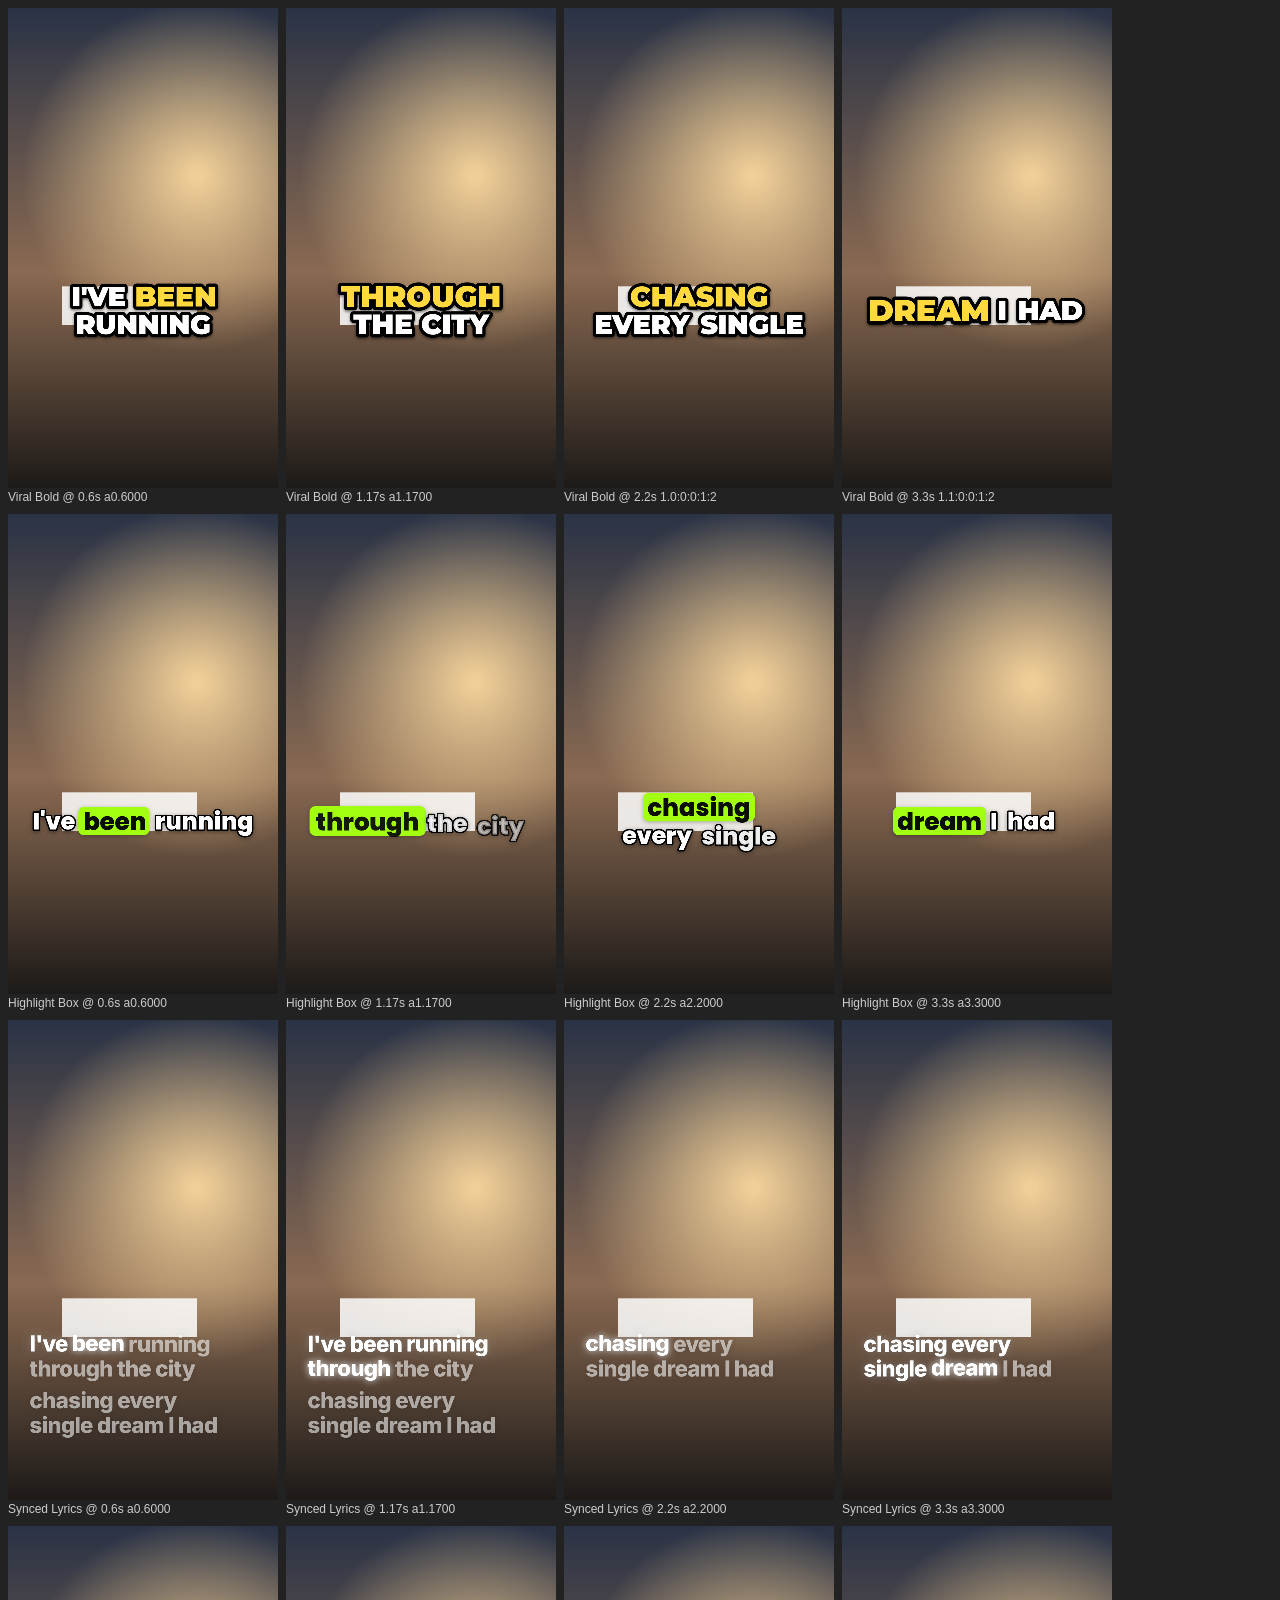
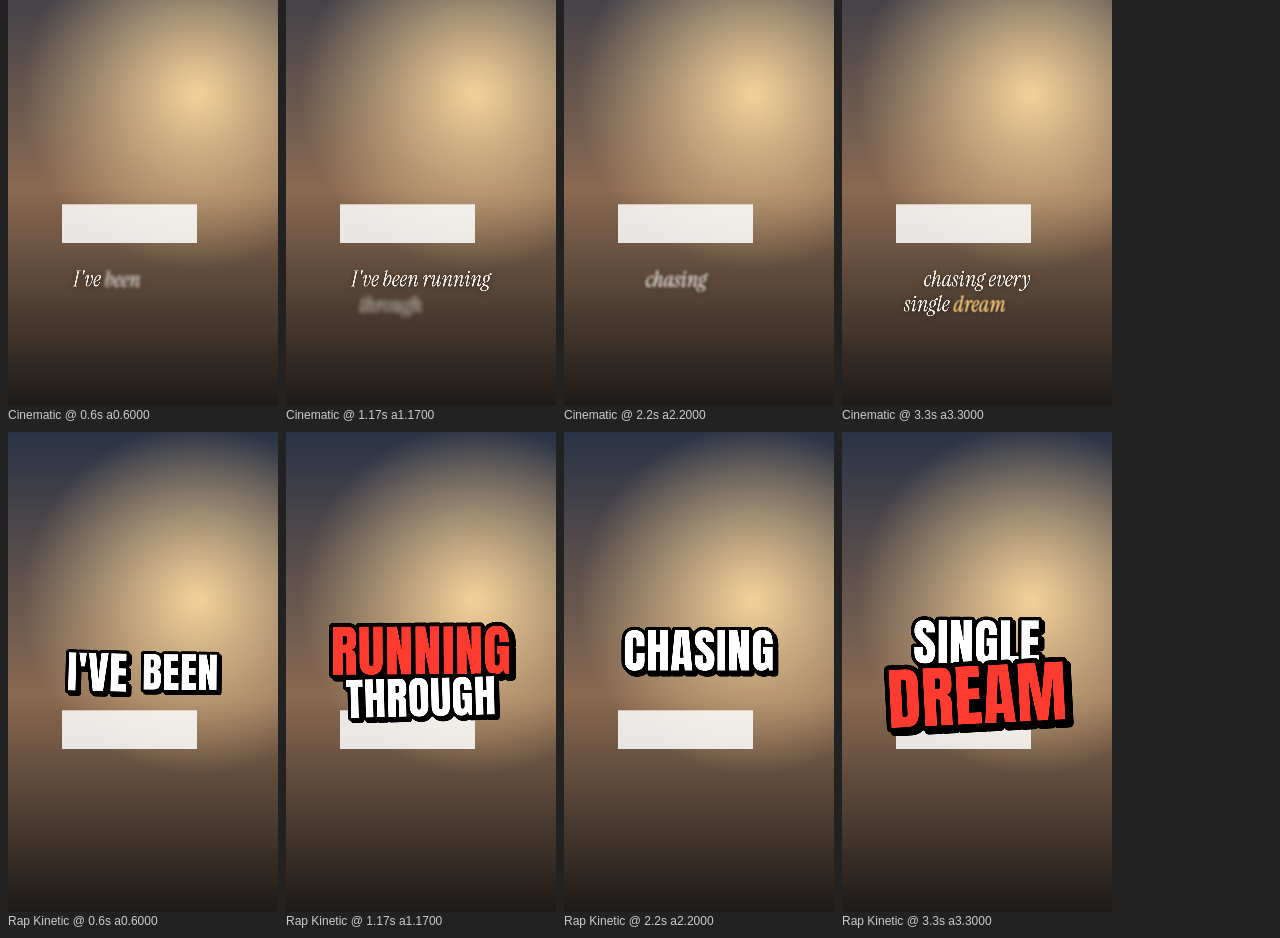
<file: tests/render_test.html>
<!doctype html>
<html><head><meta charset="utf-8">
<link rel="stylesheet" href="../web/fonts/fonts.css">
<style>body{margin:0;background:#222;display:flex;flex-wrap:wrap;gap:8px;padding:8px;font:12px sans-serif;color:#ccc}
figure{margin:0}canvas{display:block;width:270px;height:480px}figcaption{padding:2px 0}</style>
</head><body>
<script src="../web/presets.js"></script>
<script src="../web/renderer.js"></script>
<script>
const W = 1080, H = 1920;
const sample = [
  { words: [
    { t: "I've", s: 0.30, e: 0.52, l: .5 }, { t: 'been', s: 0.52, e: 0.70, l: .4 }, { t: 'running', s: 0.70, e: 1.10, l: .9 },
    { t: 'through', s: 1.12, e: 1.35, l: .5 }, { t: 'the', s: 1.35, e: 1.45, l: .3 }, { t: 'city,', s: 1.45, e: 1.95, l: .95 } ] },
  { words: [
    { t: 'chasing', s: 2.10, e: 2.50, l: .6 }, { t: 'every', s: 2.50, e: 2.80, l: .5 }, { t: 'single', s: 2.80, e: 3.15, l: .7 },
    { t: 'dream', s: 3.15, e: 3.70, l: 1, k: 1 }, { t: 'I', s: 3.75, e: 3.85, l: .4 }, { t: 'had.', s: 3.85, e: 4.30, l: .6 } ] },
];
function bg(ctx) {
  const g = ctx.createLinearGradient(0, 0, 0, H);
  g.addColorStop(0, '#2a3346'); g.addColorStop(.55, '#8a6a52'); g.addColorStop(1, '#1d1a18');
  ctx.fillStyle = g; ctx.fillRect(0, 0, W, H);
  const r = ctx.createRadialGradient(W * .7, H * .35, 20, W * .7, H * .35, 700);
  r.addColorStop(0, 'rgba(255,220,160,.9)'); r.addColorStop(1, 'rgba(255,220,160,0)');
  ctx.fillStyle = r; ctx.fillRect(0, 0, W, H);
  ctx.fillStyle = 'rgba(255,255,255,.85)'; ctx.fillRect(W * .2, H * .58, W * .5, H * .08); // bright area behind captions
}
async function run() {
  const fams = [...new Set(SS.PRESETS.map(p => p.style.font))];
  await Promise.all(SS.PRESETS.map(p => document.fonts.load(`${p.style.italic ? 'italic ' : ''}${p.style.weight} 50px "${p.style.font}"`)));
  const times = (window.TIMES || [0.6, 1.17, 2.2, 3.3]);
  for (const p of SS.PRESETS) {
    for (const t of times) {
      const fig = document.createElement('figure');
      const c = document.createElement('canvas'); c.width = W; c.height = H;
      fig.appendChild(c);
      const cap = document.createElement('figcaption'); cap.textContent = `${p.name} @ ${t}s`; fig.appendChild(cap);
      document.body.appendChild(fig);
      const ctx = c.getContext('2d');
      bg(ctx);
      const r = new SS.Renderer();
      r.setSize(W, H); r.setLines(sample); r.setStyle(SS.presetStyle(p.id, false));
      const key = r.render(ctx, t, 1);
      cap.textContent += ' ' + key.slice(0, 18);
    }
  }
  document.title = 'done';
}
run().catch(e => { document.title = 'error: ' + e.message; console.error(e); });
</script>
</body></html>
</file>
<file: web/fonts/fonts.css>
/* Bundled caption fonts - SIL Open Font License / Apache 2.0 (via Fontsource) */
@font-face{font-family:'Montserrat';font-style:normal;font-weight:400;font-display:block;src:url(files/montserrat-latin-ext-400-normal.woff2) format('woff2');unicode-range:U+0100-02BA,U+02BD-02C5,U+02C7-02CC,U+02CE-02D7,U+02DD-02FF,U+0304,U+0308,U+0329,U+1D00-1DBF,U+1E00-1E9F,U+1EF2-1EFF,U+2020,U+20A0-20AB,U+20AD-20C0,U+2113,U+2C60-2C7F,U+A720-A7FF;}
@font-face{font-family:'Montserrat';font-style:normal;font-weight:400;font-display:block;src:url(files/montserrat-latin-400-normal.woff2) format('woff2');unicode-range:U+0000-00FF,U+0131,U+0152-0153,U+02BB-02BC,U+02C6,U+02DA,U+02DC,U+0304,U+0308,U+0329,U+2000-206F,U+20AC,U+2122,U+2191,U+2193,U+2212,U+2215,U+FEFF,U+FFFD;}
@font-face{font-family:'Montserrat';font-style:normal;font-weight:600;font-display:block;src:url(files/montserrat-latin-ext-600-normal.woff2) format('woff2');unicode-range:U+0100-02BA,U+02BD-02C5,U+02C7-02CC,U+02CE-02D7,U+02DD-02FF,U+0304,U+0308,U+0329,U+1D00-1DBF,U+1E00-1E9F,U+1EF2-1EFF,U+2020,U+20A0-20AB,U+20AD-20C0,U+2113,U+2C60-2C7F,U+A720-A7FF;}
@font-face{font-family:'Montserrat';font-style:normal;font-weight:600;font-display:block;src:url(files/montserrat-latin-600-normal.woff2) format('woff2');unicode-range:U+0000-00FF,U+0131,U+0152-0153,U+02BB-02BC,U+02C6,U+02DA,U+02DC,U+0304,U+0308,U+0329,U+2000-206F,U+20AC,U+2122,U+2191,U+2193,U+2212,U+2215,U+FEFF,U+FFFD;}
@font-face{font-family:'Montserrat';font-style:normal;font-weight:700;font-display:block;src:url(files/montserrat-latin-ext-700-normal.woff2) format('woff2');unicode-range:U+0100-02BA,U+02BD-02C5,U+02C7-02CC,U+02CE-02D7,U+02DD-02FF,U+0304,U+0308,U+0329,U+1D00-1DBF,U+1E00-1E9F,U+1EF2-1EFF,U+2020,U+20A0-20AB,U+20AD-20C0,U+2113,U+2C60-2C7F,U+A720-A7FF;}
@font-face{font-family:'Montserrat';font-style:normal;font-weight:700;font-display:block;src:url(files/montserrat-latin-700-normal.woff2) format('woff2');unicode-range:U+0000-00FF,U+0131,U+0152-0153,U+02BB-02BC,U+02C6,U+02DA,U+02DC,U+0304,U+0308,U+0329,U+2000-206F,U+20AC,U+2122,U+2191,U+2193,U+2212,U+2215,U+FEFF,U+FFFD;}
@font-face{font-family:'Montserrat';font-style:normal;font-weight:800;font-display:block;src:url(files/montserrat-latin-ext-800-normal.woff2) format('woff2');unicode-range:U+0100-02BA,U+02BD-02C5,U+02C7-02CC,U+02CE-02D7,U+02DD-02FF,U+0304,U+0308,U+0329,U+1D00-1DBF,U+1E00-1E9F,U+1EF2-1EFF,U+2020,U+20A0-20AB,U+20AD-20C0,U+2113,U+2C60-2C7F,U+A720-A7FF;}
@font-face{font-family:'Montserrat';font-style:normal;font-weight:800;font-display:block;src:url(files/montserrat-latin-800-normal.woff2) format('woff2');unicode-range:U+0000-00FF,U+0131,U+0152-0153,U+02BB-02BC,U+02C6,U+02DA,U+02DC,U+0304,U+0308,U+0329,U+2000-206F,U+20AC,U+2122,U+2191,U+2193,U+2212,U+2215,U+FEFF,U+FFFD;}
@font-face{font-family:'Montserrat';font-style:normal;font-weight:900;font-display:block;src:url(files/montserrat-latin-ext-900-normal.woff2) format('woff2');unicode-range:U+0100-02BA,U+02BD-02C5,U+02C7-02CC,U+02CE-02D7,U+02DD-02FF,U+0304,U+0308,U+0329,U+1D00-1DBF,U+1E00-1E9F,U+1EF2-1EFF,U+2020,U+20A0-20AB,U+20AD-20C0,U+2113,U+2C60-2C7F,U+A720-A7FF;}
@font-face{font-family:'Montserrat';font-style:normal;font-weight:900;font-display:block;src:url(files/montserrat-latin-900-normal.woff2) format('woff2');unicode-range:U+0000-00FF,U+0131,U+0152-0153,U+02BB-02BC,U+02C6,U+02DA,U+02DC,U+0304,U+0308,U+0329,U+2000-206F,U+20AC,U+2122,U+2191,U+2193,U+2212,U+2215,U+FEFF,U+FFFD;}
@font-face{font-family:'Montserrat';font-style:italic;font-weight:700;font-display:block;src:url(files/montserrat-latin-ext-700-italic.woff2) format('woff2');unicode-range:U+0100-02BA,U+02BD-02C5,U+02C7-02CC,U+02CE-02D7,U+02DD-02FF,U+0304,U+0308,U+0329,U+1D00-1DBF,U+1E00-1E9F,U+1EF2-1EFF,U+2020,U+20A0-20AB,U+20AD-20C0,U+2113,U+2C60-2C7F,U+A720-A7FF;}
@font-face{font-family:'Montserrat';font-style:italic;font-weight:700;font-display:block;src:url(files/montserrat-latin-700-italic.woff2) format('woff2');unicode-range:U+0000-00FF,U+0131,U+0152-0153,U+02BB-02BC,U+02C6,U+02DA,U+02DC,U+0304,U+0308,U+0329,U+2000-206F,U+20AC,U+2122,U+2191,U+2193,U+2212,U+2215,U+FEFF,U+FFFD;}
@font-face{font-family:'Montserrat';font-style:italic;font-weight:800;font-display:block;src:url(files/montserrat-latin-ext-800-italic.woff2) format('woff2');unicode-range:U+0100-02BA,U+02BD-02C5,U+02C7-02CC,U+02CE-02D7,U+02DD-02FF,U+0304,U+0308,U+0329,U+1D00-1DBF,U+1E00-1E9F,U+1EF2-1EFF,U+2020,U+20A0-20AB,U+20AD-20C0,U+2113,U+2C60-2C7F,U+A720-A7FF;}
@font-face{font-family:'Montserrat';font-style:italic;font-weight:800;font-display:block;src:url(files/montserrat-latin-800-italic.woff2) format('woff2');unicode-range:U+0000-00FF,U+0131,U+0152-0153,U+02BB-02BC,U+02C6,U+02DA,U+02DC,U+0304,U+0308,U+0329,U+2000-206F,U+20AC,U+2122,U+2191,U+2193,U+2212,U+2215,U+FEFF,U+FFFD;}
@font-face{font-family:'Montserrat';font-style:italic;font-weight:900;font-display:block;src:url(files/montserrat-latin-ext-900-italic.woff2) format('woff2');unicode-range:U+0100-02BA,U+02BD-02C5,U+02C7-02CC,U+02CE-02D7,U+02DD-02FF,U+0304,U+0308,U+0329,U+1D00-1DBF,U+1E00-1E9F,U+1EF2-1EFF,U+2020,U+20A0-20AB,U+20AD-20C0,U+2113,U+2C60-2C7F,U+A720-A7FF;}
@font-face{font-family:'Montserrat';font-style:italic;font-weight:900;font-display:block;src:url(files/montserrat-latin-900-italic.woff2) format('woff2');unicode-range:U+0000-00FF,U+0131,U+0152-0153,U+02BB-02BC,U+02C6,U+02DA,U+02DC,U+0304,U+0308,U+0329,U+2000-206F,U+20AC,U+2122,U+2191,U+2193,U+2212,U+2215,U+FEFF,U+FFFD;}
@font-face{font-family:'Poppins';font-style:normal;font-weight:400;font-display:block;src:url(files/poppins-latin-ext-400-normal.woff2) format('woff2');unicode-range:U+0100-02BA,U+02BD-02C5,U+02C7-02CC,U+02CE-02D7,U+02DD-02FF,U+0304,U+0308,U+0329,U+1D00-1DBF,U+1E00-1E9F,U+1EF2-1EFF,U+2020,U+20A0-20AB,U+20AD-20C0,U+2113,U+2C60-2C7F,U+A720-A7FF;}
@font-face{font-family:'Poppins';font-style:normal;font-weight:400;font-display:block;src:url(files/poppins-latin-400-normal.woff2) format('woff2');unicode-range:U+0000-00FF,U+0131,U+0152-0153,U+02BB-02BC,U+02C6,U+02DA,U+02DC,U+0304,U+0308,U+0329,U+2000-206F,U+20AC,U+2122,U+2191,U+2193,U+2212,U+2215,U+FEFF,U+FFFD;}
@font-face{font-family:'Poppins';font-style:normal;font-weight:500;font-display:block;src:url(files/poppins-latin-ext-500-normal.woff2) format('woff2');unicode-range:U+0100-02BA,U+02BD-02C5,U+02C7-02CC,U+02CE-02D7,U+02DD-02FF,U+0304,U+0308,U+0329,U+1D00-1DBF,U+1E00-1E9F,U+1EF2-1EFF,U+2020,U+20A0-20AB,U+20AD-20C0,U+2113,U+2C60-2C7F,U+A720-A7FF;}
@font-face{font-family:'Poppins';font-style:normal;font-weight:500;font-display:block;src:url(files/poppins-latin-500-normal.woff2) format('woff2');unicode-range:U+0000-00FF,U+0131,U+0152-0153,U+02BB-02BC,U+02C6,U+02DA,U+02DC,U+0304,U+0308,U+0329,U+2000-206F,U+20AC,U+2122,U+2191,U+2193,U+2212,U+2215,U+FEFF,U+FFFD;}
@font-face{font-family:'Poppins';font-style:normal;font-weight:600;font-display:block;src:url(files/poppins-latin-ext-600-normal.woff2) format('woff2');unicode-range:U+0100-02BA,U+02BD-02C5,U+02C7-02CC,U+02CE-02D7,U+02DD-02FF,U+0304,U+0308,U+0329,U+1D00-1DBF,U+1E00-1E9F,U+1EF2-1EFF,U+2020,U+20A0-20AB,U+20AD-20C0,U+2113,U+2C60-2C7F,U+A720-A7FF;}
@font-face{font-family:'Poppins';font-style:normal;font-weight:600;font-display:block;src:url(files/poppins-latin-600-normal.woff2) format('woff2');unicode-range:U+0000-00FF,U+0131,U+0152-0153,U+02BB-02BC,U+02C6,U+02DA,U+02DC,U+0304,U+0308,U+0329,U+2000-206F,U+20AC,U+2122,U+2191,U+2193,U+2212,U+2215,U+FEFF,U+FFFD;}
@font-face{font-family:'Poppins';font-style:normal;font-weight:700;font-display:block;src:url(files/poppins-latin-ext-700-normal.woff2) format('woff2');unicode-range:U+0100-02BA,U+02BD-02C5,U+02C7-02CC,U+02CE-02D7,U+02DD-02FF,U+0304,U+0308,U+0329,U+1D00-1DBF,U+1E00-1E9F,U+1EF2-1EFF,U+2020,U+20A0-20AB,U+20AD-20C0,U+2113,U+2C60-2C7F,U+A720-A7FF;}
@font-face{font-family:'Poppins';font-style:normal;font-weight:700;font-display:block;src:url(files/poppins-latin-700-normal.woff2) format('woff2');unicode-range:U+0000-00FF,U+0131,U+0152-0153,U+02BB-02BC,U+02C6,U+02DA,U+02DC,U+0304,U+0308,U+0329,U+2000-206F,U+20AC,U+2122,U+2191,U+2193,U+2212,U+2215,U+FEFF,U+FFFD;}
@font-face{font-family:'Poppins';font-style:normal;font-weight:800;font-display:block;src:url(files/poppins-latin-ext-800-normal.woff2) format('woff2');unicode-range:U+0100-02BA,U+02BD-02C5,U+02C7-02CC,U+02CE-02D7,U+02DD-02FF,U+0304,U+0308,U+0329,U+1D00-1DBF,U+1E00-1E9F,U+1EF2-1EFF,U+2020,U+20A0-20AB,U+20AD-20C0,U+2113,U+2C60-2C7F,U+A720-A7FF;}
@font-face{font-family:'Poppins';font-style:normal;font-weight:800;font-display:block;src:url(files/poppins-latin-800-normal.woff2) format('woff2');unicode-range:U+0000-00FF,U+0131,U+0152-0153,U+02BB-02BC,U+02C6,U+02DA,U+02DC,U+0304,U+0308,U+0329,U+2000-206F,U+20AC,U+2122,U+2191,U+2193,U+2212,U+2215,U+FEFF,U+FFFD;}
@font-face{font-family:'Poppins';font-style:normal;font-weight:900;font-display:block;src:url(files/poppins-latin-ext-900-normal.woff2) format('woff2');unicode-range:U+0100-02BA,U+02BD-02C5,U+02C7-02CC,U+02CE-02D7,U+02DD-02FF,U+0304,U+0308,U+0329,U+1D00-1DBF,U+1E00-1E9F,U+1EF2-1EFF,U+2020,U+20A0-20AB,U+20AD-20C0,U+2113,U+2C60-2C7F,U+A720-A7FF;}
@font-face{font-family:'Poppins';font-style:normal;font-weight:900;font-display:block;src:url(files/poppins-latin-900-normal.woff2) format('woff2');unicode-range:U+0000-00FF,U+0131,U+0152-0153,U+02BB-02BC,U+02C6,U+02DA,U+02DC,U+0304,U+0308,U+0329,U+2000-206F,U+20AC,U+2122,U+2191,U+2193,U+2212,U+2215,U+FEFF,U+FFFD;}
@font-face{font-family:'Poppins';font-style:italic;font-weight:700;font-display:block;src:url(files/poppins-latin-ext-700-italic.woff2) format('woff2');unicode-range:U+0100-02BA,U+02BD-02C5,U+02C7-02CC,U+02CE-02D7,U+02DD-02FF,U+0304,U+0308,U+0329,U+1D00-1DBF,U+1E00-1E9F,U+1EF2-1EFF,U+2020,U+20A0-20AB,U+20AD-20C0,U+2113,U+2C60-2C7F,U+A720-A7FF;}
@font-face{font-family:'Poppins';font-style:italic;font-weight:700;font-display:block;src:url(files/poppins-latin-700-italic.woff2) format('woff2');unicode-range:U+0000-00FF,U+0131,U+0152-0153,U+02BB-02BC,U+02C6,U+02DA,U+02DC,U+0304,U+0308,U+0329,U+2000-206F,U+20AC,U+2122,U+2191,U+2193,U+2212,U+2215,U+FEFF,U+FFFD;}
@font-face{font-family:'Poppins';font-style:italic;font-weight:800;font-display:block;src:url(files/poppins-latin-ext-800-italic.woff2) format('woff2');unicode-range:U+0100-02BA,U+02BD-02C5,U+02C7-02CC,U+02CE-02D7,U+02DD-02FF,U+0304,U+0308,U+0329,U+1D00-1DBF,U+1E00-1E9F,U+1EF2-1EFF,U+2020,U+20A0-20AB,U+20AD-20C0,U+2113,U+2C60-2C7F,U+A720-A7FF;}
@font-face{font-family:'Poppins';font-style:italic;font-weight:800;font-display:block;src:url(files/poppins-latin-800-italic.woff2) format('woff2');unicode-range:U+0000-00FF,U+0131,U+0152-0153,U+02BB-02BC,U+02C6,U+02DA,U+02DC,U+0304,U+0308,U+0329,U+2000-206F,U+20AC,U+2122,U+2191,U+2193,U+2212,U+2215,U+FEFF,U+FFFD;}
@font-face{font-family:'Inter';font-style:normal;font-weight:400;font-display:block;src:url(files/inter-latin-ext-400-normal.woff2) format('woff2');unicode-range:U+0100-02BA,U+02BD-02C5,U+02C7-02CC,U+02CE-02D7,U+02DD-02FF,U+0304,U+0308,U+0329,U+1D00-1DBF,U+1E00-1E9F,U+1EF2-1EFF,U+2020,U+20A0-20AB,U+20AD-20C0,U+2113,U+2C60-2C7F,U+A720-A7FF;}
@font-face{font-family:'Inter';font-style:normal;font-weight:400;font-display:block;src:url(files/inter-latin-400-normal.woff2) format('woff2');unicode-range:U+0000-00FF,U+0131,U+0152-0153,U+02BB-02BC,U+02C6,U+02DA,U+02DC,U+0304,U+0308,U+0329,U+2000-206F,U+20AC,U+2122,U+2191,U+2193,U+2212,U+2215,U+FEFF,U+FFFD;}
@font-face{font-family:'Inter';font-style:normal;font-weight:500;font-display:block;src:url(files/inter-latin-ext-500-normal.woff2) format('woff2');unicode-range:U+0100-02BA,U+02BD-02C5,U+02C7-02CC,U+02CE-02D7,U+02DD-02FF,U+0304,U+0308,U+0329,U+1D00-1DBF,U+1E00-1E9F,U+1EF2-1EFF,U+2020,U+20A0-20AB,U+20AD-20C0,U+2113,U+2C60-2C7F,U+A720-A7FF;}
@font-face{font-family:'Inter';font-style:normal;font-weight:500;font-display:block;src:url(files/inter-latin-500-normal.woff2) format('woff2');unicode-range:U+0000-00FF,U+0131,U+0152-0153,U+02BB-02BC,U+02C6,U+02DA,U+02DC,U+0304,U+0308,U+0329,U+2000-206F,U+20AC,U+2122,U+2191,U+2193,U+2212,U+2215,U+FEFF,U+FFFD;}
@font-face{font-family:'Inter';font-style:normal;font-weight:600;font-display:block;src:url(files/inter-latin-ext-600-normal.woff2) format('woff2');unicode-range:U+0100-02BA,U+02BD-02C5,U+02C7-02CC,U+02CE-02D7,U+02DD-02FF,U+0304,U+0308,U+0329,U+1D00-1DBF,U+1E00-1E9F,U+1EF2-1EFF,U+2020,U+20A0-20AB,U+20AD-20C0,U+2113,U+2C60-2C7F,U+A720-A7FF;}
@font-face{font-family:'Inter';font-style:normal;font-weight:600;font-display:block;src:url(files/inter-latin-600-normal.woff2) format('woff2');unicode-range:U+0000-00FF,U+0131,U+0152-0153,U+02BB-02BC,U+02C6,U+02DA,U+02DC,U+0304,U+0308,U+0329,U+2000-206F,U+20AC,U+2122,U+2191,U+2193,U+2212,U+2215,U+FEFF,U+FFFD;}
@font-face{font-family:'Inter';font-style:normal;font-weight:700;font-display:block;src:url(files/inter-latin-ext-700-normal.woff2) format('woff2');unicode-range:U+0100-02BA,U+02BD-02C5,U+02C7-02CC,U+02CE-02D7,U+02DD-02FF,U+0304,U+0308,U+0329,U+1D00-1DBF,U+1E00-1E9F,U+1EF2-1EFF,U+2020,U+20A0-20AB,U+20AD-20C0,U+2113,U+2C60-2C7F,U+A720-A7FF;}
@font-face{font-family:'Inter';font-style:normal;font-weight:700;font-display:block;src:url(files/inter-latin-700-normal.woff2) format('woff2');unicode-range:U+0000-00FF,U+0131,U+0152-0153,U+02BB-02BC,U+02C6,U+02DA,U+02DC,U+0304,U+0308,U+0329,U+2000-206F,U+20AC,U+2122,U+2191,U+2193,U+2212,U+2215,U+FEFF,U+FFFD;}
@font-face{font-family:'Inter';font-style:normal;font-weight:800;font-display:block;src:url(files/inter-latin-ext-800-normal.woff2) format('woff2');unicode-range:U+0100-02BA,U+02BD-02C5,U+02C7-02CC,U+02CE-02D7,U+02DD-02FF,U+0304,U+0308,U+0329,U+1D00-1DBF,U+1E00-1E9F,U+1EF2-1EFF,U+2020,U+20A0-20AB,U+20AD-20C0,U+2113,U+2C60-2C7F,U+A720-A7FF;}
@font-face{font-family:'Inter';font-style:normal;font-weight:800;font-display:block;src:url(files/inter-latin-800-normal.woff2) format('woff2');unicode-range:U+0000-00FF,U+0131,U+0152-0153,U+02BB-02BC,U+02C6,U+02DA,U+02DC,U+0304,U+0308,U+0329,U+2000-206F,U+20AC,U+2122,U+2191,U+2193,U+2212,U+2215,U+FEFF,U+FFFD;}
@font-face{font-family:'Inter';font-style:normal;font-weight:900;font-display:block;src:url(files/inter-latin-ext-900-normal.woff2) format('woff2');unicode-range:U+0100-02BA,U+02BD-02C5,U+02C7-02CC,U+02CE-02D7,U+02DD-02FF,U+0304,U+0308,U+0329,U+1D00-1DBF,U+1E00-1E9F,U+1EF2-1EFF,U+2020,U+20A0-20AB,U+20AD-20C0,U+2113,U+2C60-2C7F,U+A720-A7FF;}
@font-face{font-family:'Inter';font-style:normal;font-weight:900;font-display:block;src:url(files/inter-latin-900-normal.woff2) format('woff2');unicode-range:U+0000-00FF,U+0131,U+0152-0153,U+02BB-02BC,U+02C6,U+02DA,U+02DC,U+0304,U+0308,U+0329,U+2000-206F,U+20AC,U+2122,U+2191,U+2193,U+2212,U+2215,U+FEFF,U+FFFD;}
@font-face{font-family:'Inter';font-style:italic;font-weight:700;font-display:block;src:url(files/inter-latin-ext-700-italic.woff2) format('woff2');unicode-range:U+0100-02BA,U+02BD-02C5,U+02C7-02CC,U+02CE-02D7,U+02DD-02FF,U+0304,U+0308,U+0329,U+1D00-1DBF,U+1E00-1E9F,U+1EF2-1EFF,U+2020,U+20A0-20AB,U+20AD-20C0,U+2113,U+2C60-2C7F,U+A720-A7FF;}
@font-face{font-family:'Inter';font-style:italic;font-weight:700;font-display:block;src:url(files/inter-latin-700-italic.woff2) format('woff2');unicode-range:U+0000-00FF,U+0131,U+0152-0153,U+02BB-02BC,U+02C6,U+02DA,U+02DC,U+0304,U+0308,U+0329,U+2000-206F,U+20AC,U+2122,U+2191,U+2193,U+2212,U+2215,U+FEFF,U+FFFD;}
@font-face{font-family:'Inter';font-style:italic;font-weight:800;font-display:block;src:url(files/inter-latin-ext-800-italic.woff2) format('woff2');unicode-range:U+0100-02BA,U+02BD-02C5,U+02C7-02CC,U+02CE-02D7,U+02DD-02FF,U+0304,U+0308,U+0329,U+1D00-1DBF,U+1E00-1E9F,U+1EF2-1EFF,U+2020,U+20A0-20AB,U+20AD-20C0,U+2113,U+2C60-2C7F,U+A720-A7FF;}
@font-face{font-family:'Inter';font-style:italic;font-weight:800;font-display:block;src:url(files/inter-latin-800-italic.woff2) format('woff2');unicode-range:U+0000-00FF,U+0131,U+0152-0153,U+02BB-02BC,U+02C6,U+02DA,U+02DC,U+0304,U+0308,U+0329,U+2000-206F,U+20AC,U+2122,U+2191,U+2193,U+2212,U+2215,U+FEFF,U+FFFD;}
@font-face{font-family:'TikTok Sans';font-style:normal;font-weight:400;font-display:block;src:url(files/tiktok-sans-latin-ext-400-normal.woff2) format('woff2');unicode-range:U+0100-02BA,U+02BD-02C5,U+02C7-02CC,U+02CE-02D7,U+02DD-02FF,U+0304,U+0308,U+0329,U+1D00-1DBF,U+1E00-1E9F,U+1EF2-1EFF,U+2020,U+20A0-20AB,U+20AD-20C0,U+2113,U+2C60-2C7F,U+A720-A7FF;}
@font-face{font-family:'TikTok Sans';font-style:normal;font-weight:400;font-display:block;src:url(files/tiktok-sans-latin-400-normal.woff2) format('woff2');unicode-range:U+0000-00FF,U+0131,U+0152-0153,U+02BB-02BC,U+02C6,U+02DA,U+02DC,U+0304,U+0308,U+0329,U+2000-206F,U+20AC,U+2122,U+2191,U+2193,U+2212,U+2215,U+FEFF,U+FFFD;}
@font-face{font-family:'TikTok Sans';font-style:normal;font-weight:700;font-display:block;src:url(files/tiktok-sans-latin-ext-700-normal.woff2) format('woff2');unicode-range:U+0100-02BA,U+02BD-02C5,U+02C7-02CC,U+02CE-02D7,U+02DD-02FF,U+0304,U+0308,U+0329,U+1D00-1DBF,U+1E00-1E9F,U+1EF2-1EFF,U+2020,U+20A0-20AB,U+20AD-20C0,U+2113,U+2C60-2C7F,U+A720-A7FF;}
@font-face{font-family:'TikTok Sans';font-style:normal;font-weight:700;font-display:block;src:url(files/tiktok-sans-latin-700-normal.woff2) format('woff2');unicode-range:U+0000-00FF,U+0131,U+0152-0153,U+02BB-02BC,U+02C6,U+02DA,U+02DC,U+0304,U+0308,U+0329,U+2000-206F,U+20AC,U+2122,U+2191,U+2193,U+2212,U+2215,U+FEFF,U+FFFD;}
@font-face{font-family:'TikTok Sans';font-style:normal;font-weight:900;font-display:block;src:url(files/tiktok-sans-latin-ext-900-normal.woff2) format('woff2');unicode-range:U+0100-02BA,U+02BD-02C5,U+02C7-02CC,U+02CE-02D7,U+02DD-02FF,U+0304,U+0308,U+0329,U+1D00-1DBF,U+1E00-1E9F,U+1EF2-1EFF,U+2020,U+20A0-20AB,U+20AD-20C0,U+2113,U+2C60-2C7F,U+A720-A7FF;}
@font-face{font-family:'TikTok Sans';font-style:normal;font-weight:900;font-display:block;src:url(files/tiktok-sans-latin-900-normal.woff2) format('woff2');unicode-range:U+0000-00FF,U+0131,U+0152-0153,U+02BB-02BC,U+02C6,U+02DA,U+02DC,U+0304,U+0308,U+0329,U+2000-206F,U+20AC,U+2122,U+2191,U+2193,U+2212,U+2215,U+FEFF,U+FFFD;}
@font-face{font-family:'Figtree';font-style:normal;font-weight:400;font-display:block;src:url(files/figtree-latin-ext-400-normal.woff2) format('woff2');unicode-range:U+0100-02BA,U+02BD-02C5,U+02C7-02CC,U+02CE-02D7,U+02DD-02FF,U+0304,U+0308,U+0329,U+1D00-1DBF,U+1E00-1E9F,U+1EF2-1EFF,U+2020,U+20A0-20AB,U+20AD-20C0,U+2113,U+2C60-2C7F,U+A720-A7FF;}
@font-face{font-family:'Figtree';font-style:normal;font-weight:400;font-display:block;src:url(files/figtree-latin-400-normal.woff2) format('woff2');unicode-range:U+0000-00FF,U+0131,U+0152-0153,U+02BB-02BC,U+02C6,U+02DA,U+02DC,U+0304,U+0308,U+0329,U+2000-206F,U+20AC,U+2122,U+2191,U+2193,U+2212,U+2215,U+FEFF,U+FFFD;}
@font-face{font-family:'Figtree';font-style:normal;font-weight:700;font-display:block;src:url(files/figtree-latin-ext-700-normal.woff2) format('woff2');unicode-range:U+0100-02BA,U+02BD-02C5,U+02C7-02CC,U+02CE-02D7,U+02DD-02FF,U+0304,U+0308,U+0329,U+1D00-1DBF,U+1E00-1E9F,U+1EF2-1EFF,U+2020,U+20A0-20AB,U+20AD-20C0,U+2113,U+2C60-2C7F,U+A720-A7FF;}
@font-face{font-family:'Figtree';font-style:normal;font-weight:700;font-display:block;src:url(files/figtree-latin-700-normal.woff2) format('woff2');unicode-range:U+0000-00FF,U+0131,U+0152-0153,U+02BB-02BC,U+02C6,U+02DA,U+02DC,U+0304,U+0308,U+0329,U+2000-206F,U+20AC,U+2122,U+2191,U+2193,U+2212,U+2215,U+FEFF,U+FFFD;}
@font-face{font-family:'Figtree';font-style:normal;font-weight:900;font-display:block;src:url(files/figtree-latin-ext-900-normal.woff2) format('woff2');unicode-range:U+0100-02BA,U+02BD-02C5,U+02C7-02CC,U+02CE-02D7,U+02DD-02FF,U+0304,U+0308,U+0329,U+1D00-1DBF,U+1E00-1E9F,U+1EF2-1EFF,U+2020,U+20A0-20AB,U+20AD-20C0,U+2113,U+2C60-2C7F,U+A720-A7FF;}
@font-face{font-family:'Figtree';font-style:normal;font-weight:900;font-display:block;src:url(files/figtree-latin-900-normal.woff2) format('woff2');unicode-range:U+0000-00FF,U+0131,U+0152-0153,U+02BB-02BC,U+02C6,U+02DA,U+02DC,U+0304,U+0308,U+0329,U+2000-206F,U+20AC,U+2122,U+2191,U+2193,U+2212,U+2215,U+FEFF,U+FFFD;}
@font-face{font-family:'Figtree';font-style:italic;font-weight:700;font-display:block;src:url(files/figtree-latin-ext-700-italic.woff2) format('woff2');unicode-range:U+0100-02BA,U+02BD-02C5,U+02C7-02CC,U+02CE-02D7,U+02DD-02FF,U+0304,U+0308,U+0329,U+1D00-1DBF,U+1E00-1E9F,U+1EF2-1EFF,U+2020,U+20A0-20AB,U+20AD-20C0,U+2113,U+2C60-2C7F,U+A720-A7FF;}
@font-face{font-family:'Figtree';font-style:italic;font-weight:700;font-display:block;src:url(files/figtree-latin-700-italic.woff2) format('woff2');unicode-range:U+0000-00FF,U+0131,U+0152-0153,U+02BB-02BC,U+02C6,U+02DA,U+02DC,U+0304,U+0308,U+0329,U+2000-206F,U+20AC,U+2122,U+2191,U+2193,U+2212,U+2215,U+FEFF,U+FFFD;}
@font-face{font-family:'Plus Jakarta Sans';font-style:normal;font-weight:400;font-display:block;src:url(files/plus-jakarta-sans-latin-ext-400-normal.woff2) format('woff2');unicode-range:U+0100-02BA,U+02BD-02C5,U+02C7-02CC,U+02CE-02D7,U+02DD-02FF,U+0304,U+0308,U+0329,U+1D00-1DBF,U+1E00-1E9F,U+1EF2-1EFF,U+2020,U+20A0-20AB,U+20AD-20C0,U+2113,U+2C60-2C7F,U+A720-A7FF;}
@font-face{font-family:'Plus Jakarta Sans';font-style:normal;font-weight:400;font-display:block;src:url(files/plus-jakarta-sans-latin-400-normal.woff2) format('woff2');unicode-range:U+0000-00FF,U+0131,U+0152-0153,U+02BB-02BC,U+02C6,U+02DA,U+02DC,U+0304,U+0308,U+0329,U+2000-206F,U+20AC,U+2122,U+2191,U+2193,U+2212,U+2215,U+FEFF,U+FFFD;}
@font-face{font-family:'Plus Jakarta Sans';font-style:normal;font-weight:700;font-display:block;src:url(files/plus-jakarta-sans-latin-ext-700-normal.woff2) format('woff2');unicode-range:U+0100-02BA,U+02BD-02C5,U+02C7-02CC,U+02CE-02D7,U+02DD-02FF,U+0304,U+0308,U+0329,U+1D00-1DBF,U+1E00-1E9F,U+1EF2-1EFF,U+2020,U+20A0-20AB,U+20AD-20C0,U+2113,U+2C60-2C7F,U+A720-A7FF;}
@font-face{font-family:'Plus Jakarta Sans';font-style:normal;font-weight:700;font-display:block;src:url(files/plus-jakarta-sans-latin-700-normal.woff2) format('woff2');unicode-range:U+0000-00FF,U+0131,U+0152-0153,U+02BB-02BC,U+02C6,U+02DA,U+02DC,U+0304,U+0308,U+0329,U+2000-206F,U+20AC,U+2122,U+2191,U+2193,U+2212,U+2215,U+FEFF,U+FFFD;}
@font-face{font-family:'Plus Jakarta Sans';font-style:normal;font-weight:800;font-display:block;src:url(files/plus-jakarta-sans-latin-ext-800-normal.woff2) format('woff2');unicode-range:U+0100-02BA,U+02BD-02C5,U+02C7-02CC,U+02CE-02D7,U+02DD-02FF,U+0304,U+0308,U+0329,U+1D00-1DBF,U+1E00-1E9F,U+1EF2-1EFF,U+2020,U+20A0-20AB,U+20AD-20C0,U+2113,U+2C60-2C7F,U+A720-A7FF;}
@font-face{font-family:'Plus Jakarta Sans';font-style:normal;font-weight:800;font-display:block;src:url(files/plus-jakarta-sans-latin-800-normal.woff2) format('woff2');unicode-range:U+0000-00FF,U+0131,U+0152-0153,U+02BB-02BC,U+02C6,U+02DA,U+02DC,U+0304,U+0308,U+0329,U+2000-206F,U+20AC,U+2122,U+2191,U+2193,U+2212,U+2215,U+FEFF,U+FFFD;}
@font-face{font-family:'Plus Jakarta Sans';font-style:italic;font-weight:700;font-display:block;src:url(files/plus-jakarta-sans-latin-ext-700-italic.woff2) format('woff2');unicode-range:U+0100-02BA,U+02BD-02C5,U+02C7-02CC,U+02CE-02D7,U+02DD-02FF,U+0304,U+0308,U+0329,U+1D00-1DBF,U+1E00-1E9F,U+1EF2-1EFF,U+2020,U+20A0-20AB,U+20AD-20C0,U+2113,U+2C60-2C7F,U+A720-A7FF;}
@font-face{font-family:'Plus Jakarta Sans';font-style:italic;font-weight:700;font-display:block;src:url(files/plus-jakarta-sans-latin-700-italic.woff2) format('woff2');unicode-range:U+0000-00FF,U+0131,U+0152-0153,U+02BB-02BC,U+02C6,U+02DA,U+02DC,U+0304,U+0308,U+0329,U+2000-206F,U+20AC,U+2122,U+2191,U+2193,U+2212,U+2215,U+FEFF,U+FFFD;}
@font-face{font-family:'Outfit';font-style:normal;font-weight:400;font-display:block;src:url(files/outfit-latin-ext-400-normal.woff2) format('woff2');unicode-range:U+0100-02BA,U+02BD-02C5,U+02C7-02CC,U+02CE-02D7,U+02DD-02FF,U+0304,U+0308,U+0329,U+1D00-1DBF,U+1E00-1E9F,U+1EF2-1EFF,U+2020,U+20A0-20AB,U+20AD-20C0,U+2113,U+2C60-2C7F,U+A720-A7FF;}
@font-face{font-family:'Outfit';font-style:normal;font-weight:400;font-display:block;src:url(files/outfit-latin-400-normal.woff2) format('woff2');unicode-range:U+0000-00FF,U+0131,U+0152-0153,U+02BB-02BC,U+02C6,U+02DA,U+02DC,U+0304,U+0308,U+0329,U+2000-206F,U+20AC,U+2122,U+2191,U+2193,U+2212,U+2215,U+FEFF,U+FFFD;}
@font-face{font-family:'Outfit';font-style:normal;font-weight:600;font-display:block;src:url(files/outfit-latin-ext-600-normal.woff2) format('woff2');unicode-range:U+0100-02BA,U+02BD-02C5,U+02C7-02CC,U+02CE-02D7,U+02DD-02FF,U+0304,U+0308,U+0329,U+1D00-1DBF,U+1E00-1E9F,U+1EF2-1EFF,U+2020,U+20A0-20AB,U+20AD-20C0,U+2113,U+2C60-2C7F,U+A720-A7FF;}
@font-face{font-family:'Outfit';font-style:normal;font-weight:600;font-display:block;src:url(files/outfit-latin-600-normal.woff2) format('woff2');unicode-range:U+0000-00FF,U+0131,U+0152-0153,U+02BB-02BC,U+02C6,U+02DA,U+02DC,U+0304,U+0308,U+0329,U+2000-206F,U+20AC,U+2122,U+2191,U+2193,U+2212,U+2215,U+FEFF,U+FFFD;}
@font-face{font-family:'Outfit';font-style:normal;font-weight:800;font-display:block;src:url(files/outfit-latin-ext-800-normal.woff2) format('woff2');unicode-range:U+0100-02BA,U+02BD-02C5,U+02C7-02CC,U+02CE-02D7,U+02DD-02FF,U+0304,U+0308,U+0329,U+1D00-1DBF,U+1E00-1E9F,U+1EF2-1EFF,U+2020,U+20A0-20AB,U+20AD-20C0,U+2113,U+2C60-2C7F,U+A720-A7FF;}
@font-face{font-family:'Outfit';font-style:normal;font-weight:800;font-display:block;src:url(files/outfit-latin-800-normal.woff2) format('woff2');unicode-range:U+0000-00FF,U+0131,U+0152-0153,U+02BB-02BC,U+02C6,U+02DA,U+02DC,U+0304,U+0308,U+0329,U+2000-206F,U+20AC,U+2122,U+2191,U+2193,U+2212,U+2215,U+FEFF,U+FFFD;}
@font-face{font-family:'Outfit';font-style:normal;font-weight:900;font-display:block;src:url(files/outfit-latin-ext-900-normal.woff2) format('woff2');unicode-range:U+0100-02BA,U+02BD-02C5,U+02C7-02CC,U+02CE-02D7,U+02DD-02FF,U+0304,U+0308,U+0329,U+1D00-1DBF,U+1E00-1E9F,U+1EF2-1EFF,U+2020,U+20A0-20AB,U+20AD-20C0,U+2113,U+2C60-2C7F,U+A720-A7FF;}
@font-face{font-family:'Outfit';font-style:normal;font-weight:900;font-display:block;src:url(files/outfit-latin-900-normal.woff2) format('woff2');unicode-range:U+0000-00FF,U+0131,U+0152-0153,U+02BB-02BC,U+02C6,U+02DA,U+02DC,U+0304,U+0308,U+0329,U+2000-206F,U+20AC,U+2122,U+2191,U+2193,U+2212,U+2215,U+FEFF,U+FFFD;}
@font-face{font-family:'Rubik';font-style:normal;font-weight:400;font-display:block;src:url(files/rubik-latin-ext-400-normal.woff2) format('woff2');unicode-range:U+0100-02BA,U+02BD-02C5,U+02C7-02CC,U+02CE-02D7,U+02DD-02FF,U+0304,U+0308,U+0329,U+1D00-1DBF,U+1E00-1E9F,U+1EF2-1EFF,U+2020,U+20A0-20AB,U+20AD-20C0,U+2113,U+2C60-2C7F,U+A720-A7FF;}
@font-face{font-family:'Rubik';font-style:normal;font-weight:400;font-display:block;src:url(files/rubik-latin-400-normal.woff2) format('woff2');unicode-range:U+0000-00FF,U+0131,U+0152-0153,U+02BB-02BC,U+02C6,U+02DA,U+02DC,U+0304,U+0308,U+0329,U+2000-206F,U+20AC,U+2122,U+2191,U+2193,U+2212,U+2215,U+FEFF,U+FFFD;}
@font-face{font-family:'Rubik';font-style:normal;font-weight:700;font-display:block;src:url(files/rubik-latin-ext-700-normal.woff2) format('woff2');unicode-range:U+0100-02BA,U+02BD-02C5,U+02C7-02CC,U+02CE-02D7,U+02DD-02FF,U+0304,U+0308,U+0329,U+1D00-1DBF,U+1E00-1E9F,U+1EF2-1EFF,U+2020,U+20A0-20AB,U+20AD-20C0,U+2113,U+2C60-2C7F,U+A720-A7FF;}
@font-face{font-family:'Rubik';font-style:normal;font-weight:700;font-display:block;src:url(files/rubik-latin-700-normal.woff2) format('woff2');unicode-range:U+0000-00FF,U+0131,U+0152-0153,U+02BB-02BC,U+02C6,U+02DA,U+02DC,U+0304,U+0308,U+0329,U+2000-206F,U+20AC,U+2122,U+2191,U+2193,U+2212,U+2215,U+FEFF,U+FFFD;}
@font-face{font-family:'Rubik';font-style:normal;font-weight:900;font-display:block;src:url(files/rubik-latin-ext-900-normal.woff2) format('woff2');unicode-range:U+0100-02BA,U+02BD-02C5,U+02C7-02CC,U+02CE-02D7,U+02DD-02FF,U+0304,U+0308,U+0329,U+1D00-1DBF,U+1E00-1E9F,U+1EF2-1EFF,U+2020,U+20A0-20AB,U+20AD-20C0,U+2113,U+2C60-2C7F,U+A720-A7FF;}
@font-face{font-family:'Rubik';font-style:normal;font-weight:900;font-display:block;src:url(files/rubik-latin-900-normal.woff2) format('woff2');unicode-range:U+0000-00FF,U+0131,U+0152-0153,U+02BB-02BC,U+02C6,U+02DA,U+02DC,U+0304,U+0308,U+0329,U+2000-206F,U+20AC,U+2122,U+2191,U+2193,U+2212,U+2215,U+FEFF,U+FFFD;}
@font-face{font-family:'Rubik';font-style:italic;font-weight:700;font-display:block;src:url(files/rubik-latin-ext-700-italic.woff2) format('woff2');unicode-range:U+0100-02BA,U+02BD-02C5,U+02C7-02CC,U+02CE-02D7,U+02DD-02FF,U+0304,U+0308,U+0329,U+1D00-1DBF,U+1E00-1E9F,U+1EF2-1EFF,U+2020,U+20A0-20AB,U+20AD-20C0,U+2113,U+2C60-2C7F,U+A720-A7FF;}
@font-face{font-family:'Rubik';font-style:italic;font-weight:700;font-display:block;src:url(files/rubik-latin-700-italic.woff2) format('woff2');unicode-range:U+0000-00FF,U+0131,U+0152-0153,U+02BB-02BC,U+02C6,U+02DA,U+02DC,U+0304,U+0308,U+0329,U+2000-206F,U+20AC,U+2122,U+2191,U+2193,U+2212,U+2215,U+FEFF,U+FFFD;}
@font-face{font-family:'Space Grotesk';font-style:normal;font-weight:400;font-display:block;src:url(files/space-grotesk-latin-ext-400-normal.woff2) format('woff2');unicode-range:U+0100-02BA,U+02BD-02C5,U+02C7-02CC,U+02CE-02D7,U+02DD-02FF,U+0304,U+0308,U+0329,U+1D00-1DBF,U+1E00-1E9F,U+1EF2-1EFF,U+2020,U+20A0-20AB,U+20AD-20C0,U+2113,U+2C60-2C7F,U+A720-A7FF;}
@font-face{font-family:'Space Grotesk';font-style:normal;font-weight:400;font-display:block;src:url(files/space-grotesk-latin-400-normal.woff2) format('woff2');unicode-range:U+0000-00FF,U+0131,U+0152-0153,U+02BB-02BC,U+02C6,U+02DA,U+02DC,U+0304,U+0308,U+0329,U+2000-206F,U+20AC,U+2122,U+2191,U+2193,U+2212,U+2215,U+FEFF,U+FFFD;}
@font-face{font-family:'Space Grotesk';font-style:normal;font-weight:500;font-display:block;src:url(files/space-grotesk-latin-ext-500-normal.woff2) format('woff2');unicode-range:U+0100-02BA,U+02BD-02C5,U+02C7-02CC,U+02CE-02D7,U+02DD-02FF,U+0304,U+0308,U+0329,U+1D00-1DBF,U+1E00-1E9F,U+1EF2-1EFF,U+2020,U+20A0-20AB,U+20AD-20C0,U+2113,U+2C60-2C7F,U+A720-A7FF;}
@font-face{font-family:'Space Grotesk';font-style:normal;font-weight:500;font-display:block;src:url(files/space-grotesk-latin-500-normal.woff2) format('woff2');unicode-range:U+0000-00FF,U+0131,U+0152-0153,U+02BB-02BC,U+02C6,U+02DA,U+02DC,U+0304,U+0308,U+0329,U+2000-206F,U+20AC,U+2122,U+2191,U+2193,U+2212,U+2215,U+FEFF,U+FFFD;}
@font-face{font-family:'Space Grotesk';font-style:normal;font-weight:700;font-display:block;src:url(files/space-grotesk-latin-ext-700-normal.woff2) format('woff2');unicode-range:U+0100-02BA,U+02BD-02C5,U+02C7-02CC,U+02CE-02D7,U+02DD-02FF,U+0304,U+0308,U+0329,U+1D00-1DBF,U+1E00-1E9F,U+1EF2-1EFF,U+2020,U+20A0-20AB,U+20AD-20C0,U+2113,U+2C60-2C7F,U+A720-A7FF;}
@font-face{font-family:'Space Grotesk';font-style:normal;font-weight:700;font-display:block;src:url(files/space-grotesk-latin-700-normal.woff2) format('woff2');unicode-range:U+0000-00FF,U+0131,U+0152-0153,U+02BB-02BC,U+02C6,U+02DA,U+02DC,U+0304,U+0308,U+0329,U+2000-206F,U+20AC,U+2122,U+2191,U+2193,U+2212,U+2215,U+FEFF,U+FFFD;}
@font-face{font-family:'Syne';font-style:normal;font-weight:400;font-display:block;src:url(files/syne-latin-ext-400-normal.woff2) format('woff2');unicode-range:U+0100-02BA,U+02BD-02C5,U+02C7-02CC,U+02CE-02D7,U+02DD-02FF,U+0304,U+0308,U+0329,U+1D00-1DBF,U+1E00-1E9F,U+1EF2-1EFF,U+2020,U+20A0-20AB,U+20AD-20C0,U+2113,U+2C60-2C7F,U+A720-A7FF;}
@font-face{font-family:'Syne';font-style:normal;font-weight:400;font-display:block;src:url(files/syne-latin-400-normal.woff2) format('woff2');unicode-range:U+0000-00FF,U+0131,U+0152-0153,U+02BB-02BC,U+02C6,U+02DA,U+02DC,U+0304,U+0308,U+0329,U+2000-206F,U+20AC,U+2122,U+2191,U+2193,U+2212,U+2215,U+FEFF,U+FFFD;}
@font-face{font-family:'Syne';font-style:normal;font-weight:600;font-display:block;src:url(files/syne-latin-ext-600-normal.woff2) format('woff2');unicode-range:U+0100-02BA,U+02BD-02C5,U+02C7-02CC,U+02CE-02D7,U+02DD-02FF,U+0304,U+0308,U+0329,U+1D00-1DBF,U+1E00-1E9F,U+1EF2-1EFF,U+2020,U+20A0-20AB,U+20AD-20C0,U+2113,U+2C60-2C7F,U+A720-A7FF;}
@font-face{font-family:'Syne';font-style:normal;font-weight:600;font-display:block;src:url(files/syne-latin-600-normal.woff2) format('woff2');unicode-range:U+0000-00FF,U+0131,U+0152-0153,U+02BB-02BC,U+02C6,U+02DA,U+02DC,U+0304,U+0308,U+0329,U+2000-206F,U+20AC,U+2122,U+2191,U+2193,U+2212,U+2215,U+FEFF,U+FFFD;}
@font-face{font-family:'Syne';font-style:normal;font-weight:700;font-display:block;src:url(files/syne-latin-ext-700-normal.woff2) format('woff2');unicode-range:U+0100-02BA,U+02BD-02C5,U+02C7-02CC,U+02CE-02D7,U+02DD-02FF,U+0304,U+0308,U+0329,U+1D00-1DBF,U+1E00-1E9F,U+1EF2-1EFF,U+2020,U+20A0-20AB,U+20AD-20C0,U+2113,U+2C60-2C7F,U+A720-A7FF;}
@font-face{font-family:'Syne';font-style:normal;font-weight:700;font-display:block;src:url(files/syne-latin-700-normal.woff2) format('woff2');unicode-range:U+0000-00FF,U+0131,U+0152-0153,U+02BB-02BC,U+02C6,U+02DA,U+02DC,U+0304,U+0308,U+0329,U+2000-206F,U+20AC,U+2122,U+2191,U+2193,U+2212,U+2215,U+FEFF,U+FFFD;}
@font-face{font-family:'Syne';font-style:normal;font-weight:800;font-display:block;src:url(files/syne-latin-ext-800-normal.woff2) format('woff2');unicode-range:U+0100-02BA,U+02BD-02C5,U+02C7-02CC,U+02CE-02D7,U+02DD-02FF,U+0304,U+0308,U+0329,U+1D00-1DBF,U+1E00-1E9F,U+1EF2-1EFF,U+2020,U+20A0-20AB,U+20AD-20C0,U+2113,U+2C60-2C7F,U+A720-A7FF;}
@font-face{font-family:'Syne';font-style:normal;font-weight:800;font-display:block;src:url(files/syne-latin-800-normal.woff2) format('woff2');unicode-range:U+0000-00FF,U+0131,U+0152-0153,U+02BB-02BC,U+02C6,U+02DA,U+02DC,U+0304,U+0308,U+0329,U+2000-206F,U+20AC,U+2122,U+2191,U+2193,U+2212,U+2215,U+FEFF,U+FFFD;}
@font-face{font-family:'Unbounded';font-style:normal;font-weight:400;font-display:block;src:url(files/unbounded-latin-ext-400-normal.woff2) format('woff2');unicode-range:U+0100-02BA,U+02BD-02C5,U+02C7-02CC,U+02CE-02D7,U+02DD-02FF,U+0304,U+0308,U+0329,U+1D00-1DBF,U+1E00-1E9F,U+1EF2-1EFF,U+2020,U+20A0-20AB,U+20AD-20C0,U+2113,U+2C60-2C7F,U+A720-A7FF;}
@font-face{font-family:'Unbounded';font-style:normal;font-weight:400;font-display:block;src:url(files/unbounded-latin-400-normal.woff2) format('woff2');unicode-range:U+0000-00FF,U+0131,U+0152-0153,U+02BB-02BC,U+02C6,U+02DA,U+02DC,U+0304,U+0308,U+0329,U+2000-206F,U+20AC,U+2122,U+2191,U+2193,U+2212,U+2215,U+FEFF,U+FFFD;}
@font-face{font-family:'Unbounded';font-style:normal;font-weight:700;font-display:block;src:url(files/unbounded-latin-ext-700-normal.woff2) format('woff2');unicode-range:U+0100-02BA,U+02BD-02C5,U+02C7-02CC,U+02CE-02D7,U+02DD-02FF,U+0304,U+0308,U+0329,U+1D00-1DBF,U+1E00-1E9F,U+1EF2-1EFF,U+2020,U+20A0-20AB,U+20AD-20C0,U+2113,U+2C60-2C7F,U+A720-A7FF;}
@font-face{font-family:'Unbounded';font-style:normal;font-weight:700;font-display:block;src:url(files/unbounded-latin-700-normal.woff2) format('woff2');unicode-range:U+0000-00FF,U+0131,U+0152-0153,U+02BB-02BC,U+02C6,U+02DA,U+02DC,U+0304,U+0308,U+0329,U+2000-206F,U+20AC,U+2122,U+2191,U+2193,U+2212,U+2215,U+FEFF,U+FFFD;}
@font-face{font-family:'Unbounded';font-style:normal;font-weight:900;font-display:block;src:url(files/unbounded-latin-ext-900-normal.woff2) format('woff2');unicode-range:U+0100-02BA,U+02BD-02C5,U+02C7-02CC,U+02CE-02D7,U+02DD-02FF,U+0304,U+0308,U+0329,U+1D00-1DBF,U+1E00-1E9F,U+1EF2-1EFF,U+2020,U+20A0-20AB,U+20AD-20C0,U+2113,U+2C60-2C7F,U+A720-A7FF;}
@font-face{font-family:'Unbounded';font-style:normal;font-weight:900;font-display:block;src:url(files/unbounded-latin-900-normal.woff2) format('woff2');unicode-range:U+0000-00FF,U+0131,U+0152-0153,U+02BB-02BC,U+02C6,U+02DA,U+02DC,U+0304,U+0308,U+0329,U+2000-206F,U+20AC,U+2122,U+2191,U+2193,U+2212,U+2215,U+FEFF,U+FFFD;}
@font-face{font-family:'Archivo Black';font-style:normal;font-weight:400;font-display:block;src:url(files/archivo-black-latin-ext-400-normal.woff2) format('woff2');unicode-range:U+0100-02BA,U+02BD-02C5,U+02C7-02CC,U+02CE-02D7,U+02DD-02FF,U+0304,U+0308,U+0329,U+1D00-1DBF,U+1E00-1E9F,U+1EF2-1EFF,U+2020,U+20A0-20AB,U+20AD-20C0,U+2113,U+2C60-2C7F,U+A720-A7FF;}
@font-face{font-family:'Archivo Black';font-style:normal;font-weight:400;font-display:block;src:url(files/archivo-black-latin-400-normal.woff2) format('woff2');unicode-range:U+0000-00FF,U+0131,U+0152-0153,U+02BB-02BC,U+02C6,U+02DA,U+02DC,U+0304,U+0308,U+0329,U+2000-206F,U+20AC,U+2122,U+2191,U+2193,U+2212,U+2215,U+FEFF,U+FFFD;}
@font-face{font-family:'Anton';font-style:normal;font-weight:400;font-display:block;src:url(files/anton-latin-ext-400-normal.woff2) format('woff2');unicode-range:U+0100-02BA,U+02BD-02C5,U+02C7-02CC,U+02CE-02D7,U+02DD-02FF,U+0304,U+0308,U+0329,U+1D00-1DBF,U+1E00-1E9F,U+1EF2-1EFF,U+2020,U+20A0-20AB,U+20AD-20C0,U+2113,U+2C60-2C7F,U+A720-A7FF;}
@font-face{font-family:'Anton';font-style:normal;font-weight:400;font-display:block;src:url(files/anton-latin-400-normal.woff2) format('woff2');unicode-range:U+0000-00FF,U+0131,U+0152-0153,U+02BB-02BC,U+02C6,U+02DA,U+02DC,U+0304,U+0308,U+0329,U+2000-206F,U+20AC,U+2122,U+2191,U+2193,U+2212,U+2215,U+FEFF,U+FFFD;}
@font-face{font-family:'Bebas Neue';font-style:normal;font-weight:400;font-display:block;src:url(files/bebas-neue-latin-ext-400-normal.woff2) format('woff2');unicode-range:U+0100-02BA,U+02BD-02C5,U+02C7-02CC,U+02CE-02D7,U+02DD-02FF,U+0304,U+0308,U+0329,U+1D00-1DBF,U+1E00-1E9F,U+1EF2-1EFF,U+2020,U+20A0-20AB,U+20AD-20C0,U+2113,U+2C60-2C7F,U+A720-A7FF;}
@font-face{font-family:'Bebas Neue';font-style:normal;font-weight:400;font-display:block;src:url(files/bebas-neue-latin-400-normal.woff2) format('woff2');unicode-range:U+0000-00FF,U+0131,U+0152-0153,U+02BB-02BC,U+02C6,U+02DA,U+02DC,U+0304,U+0308,U+0329,U+2000-206F,U+20AC,U+2122,U+2191,U+2193,U+2212,U+2215,U+FEFF,U+FFFD;}
@font-face{font-family:'Oswald';font-style:normal;font-weight:400;font-display:block;src:url(files/oswald-latin-ext-400-normal.woff2) format('woff2');unicode-range:U+0100-02BA,U+02BD-02C5,U+02C7-02CC,U+02CE-02D7,U+02DD-02FF,U+0304,U+0308,U+0329,U+1D00-1DBF,U+1E00-1E9F,U+1EF2-1EFF,U+2020,U+20A0-20AB,U+20AD-20C0,U+2113,U+2C60-2C7F,U+A720-A7FF;}
@font-face{font-family:'Oswald';font-style:normal;font-weight:400;font-display:block;src:url(files/oswald-latin-400-normal.woff2) format('woff2');unicode-range:U+0000-00FF,U+0131,U+0152-0153,U+02BB-02BC,U+02C6,U+02DA,U+02DC,U+0304,U+0308,U+0329,U+2000-206F,U+20AC,U+2122,U+2191,U+2193,U+2212,U+2215,U+FEFF,U+FFFD;}
@font-face{font-family:'Oswald';font-style:normal;font-weight:500;font-display:block;src:url(files/oswald-latin-ext-500-normal.woff2) format('woff2');unicode-range:U+0100-02BA,U+02BD-02C5,U+02C7-02CC,U+02CE-02D7,U+02DD-02FF,U+0304,U+0308,U+0329,U+1D00-1DBF,U+1E00-1E9F,U+1EF2-1EFF,U+2020,U+20A0-20AB,U+20AD-20C0,U+2113,U+2C60-2C7F,U+A720-A7FF;}
@font-face{font-family:'Oswald';font-style:normal;font-weight:500;font-display:block;src:url(files/oswald-latin-500-normal.woff2) format('woff2');unicode-range:U+0000-00FF,U+0131,U+0152-0153,U+02BB-02BC,U+02C6,U+02DA,U+02DC,U+0304,U+0308,U+0329,U+2000-206F,U+20AC,U+2122,U+2191,U+2193,U+2212,U+2215,U+FEFF,U+FFFD;}
@font-face{font-family:'Oswald';font-style:normal;font-weight:600;font-display:block;src:url(files/oswald-latin-ext-600-normal.woff2) format('woff2');unicode-range:U+0100-02BA,U+02BD-02C5,U+02C7-02CC,U+02CE-02D7,U+02DD-02FF,U+0304,U+0308,U+0329,U+1D00-1DBF,U+1E00-1E9F,U+1EF2-1EFF,U+2020,U+20A0-20AB,U+20AD-20C0,U+2113,U+2C60-2C7F,U+A720-A7FF;}
@font-face{font-family:'Oswald';font-style:normal;font-weight:600;font-display:block;src:url(files/oswald-latin-600-normal.woff2) format('woff2');unicode-range:U+0000-00FF,U+0131,U+0152-0153,U+02BB-02BC,U+02C6,U+02DA,U+02DC,U+0304,U+0308,U+0329,U+2000-206F,U+20AC,U+2122,U+2191,U+2193,U+2212,U+2215,U+FEFF,U+FFFD;}
@font-face{font-family:'Oswald';font-style:normal;font-weight:700;font-display:block;src:url(files/oswald-latin-ext-700-normal.woff2) format('woff2');unicode-range:U+0100-02BA,U+02BD-02C5,U+02C7-02CC,U+02CE-02D7,U+02DD-02FF,U+0304,U+0308,U+0329,U+1D00-1DBF,U+1E00-1E9F,U+1EF2-1EFF,U+2020,U+20A0-20AB,U+20AD-20C0,U+2113,U+2C60-2C7F,U+A720-A7FF;}
@font-face{font-family:'Oswald';font-style:normal;font-weight:700;font-display:block;src:url(files/oswald-latin-700-normal.woff2) format('woff2');unicode-range:U+0000-00FF,U+0131,U+0152-0153,U+02BB-02BC,U+02C6,U+02DA,U+02DC,U+0304,U+0308,U+0329,U+2000-206F,U+20AC,U+2122,U+2191,U+2193,U+2212,U+2215,U+FEFF,U+FFFD;}
@font-face{font-family:'Barlow Condensed';font-style:normal;font-weight:500;font-display:block;src:url(files/barlow-condensed-latin-ext-500-normal.woff2) format('woff2');unicode-range:U+0100-02BA,U+02BD-02C5,U+02C7-02CC,U+02CE-02D7,U+02DD-02FF,U+0304,U+0308,U+0329,U+1D00-1DBF,U+1E00-1E9F,U+1EF2-1EFF,U+2020,U+20A0-20AB,U+20AD-20C0,U+2113,U+2C60-2C7F,U+A720-A7FF;}
@font-face{font-family:'Barlow Condensed';font-style:normal;font-weight:500;font-display:block;src:url(files/barlow-condensed-latin-500-normal.woff2) format('woff2');unicode-range:U+0000-00FF,U+0131,U+0152-0153,U+02BB-02BC,U+02C6,U+02DA,U+02DC,U+0304,U+0308,U+0329,U+2000-206F,U+20AC,U+2122,U+2191,U+2193,U+2212,U+2215,U+FEFF,U+FFFD;}
@font-face{font-family:'Barlow Condensed';font-style:normal;font-weight:700;font-display:block;src:url(files/barlow-condensed-latin-ext-700-normal.woff2) format('woff2');unicode-range:U+0100-02BA,U+02BD-02C5,U+02C7-02CC,U+02CE-02D7,U+02DD-02FF,U+0304,U+0308,U+0329,U+1D00-1DBF,U+1E00-1E9F,U+1EF2-1EFF,U+2020,U+20A0-20AB,U+20AD-20C0,U+2113,U+2C60-2C7F,U+A720-A7FF;}
@font-face{font-family:'Barlow Condensed';font-style:normal;font-weight:700;font-display:block;src:url(files/barlow-condensed-latin-700-normal.woff2) format('woff2');unicode-range:U+0000-00FF,U+0131,U+0152-0153,U+02BB-02BC,U+02C6,U+02DA,U+02DC,U+0304,U+0308,U+0329,U+2000-206F,U+20AC,U+2122,U+2191,U+2193,U+2212,U+2215,U+FEFF,U+FFFD;}
@font-face{font-family:'Barlow Condensed';font-style:normal;font-weight:800;font-display:block;src:url(files/barlow-condensed-latin-ext-800-normal.woff2) format('woff2');unicode-range:U+0100-02BA,U+02BD-02C5,U+02C7-02CC,U+02CE-02D7,U+02DD-02FF,U+0304,U+0308,U+0329,U+1D00-1DBF,U+1E00-1E9F,U+1EF2-1EFF,U+2020,U+20A0-20AB,U+20AD-20C0,U+2113,U+2C60-2C7F,U+A720-A7FF;}
@font-face{font-family:'Barlow Condensed';font-style:normal;font-weight:800;font-display:block;src:url(files/barlow-condensed-latin-800-normal.woff2) format('woff2');unicode-range:U+0000-00FF,U+0131,U+0152-0153,U+02BB-02BC,U+02C6,U+02DA,U+02DC,U+0304,U+0308,U+0329,U+2000-206F,U+20AC,U+2122,U+2191,U+2193,U+2212,U+2215,U+FEFF,U+FFFD;}
@font-face{font-family:'Barlow Condensed';font-style:normal;font-weight:900;font-display:block;src:url(files/barlow-condensed-latin-ext-900-normal.woff2) format('woff2');unicode-range:U+0100-02BA,U+02BD-02C5,U+02C7-02CC,U+02CE-02D7,U+02DD-02FF,U+0304,U+0308,U+0329,U+1D00-1DBF,U+1E00-1E9F,U+1EF2-1EFF,U+2020,U+20A0-20AB,U+20AD-20C0,U+2113,U+2C60-2C7F,U+A720-A7FF;}
@font-face{font-family:'Barlow Condensed';font-style:normal;font-weight:900;font-display:block;src:url(files/barlow-condensed-latin-900-normal.woff2) format('woff2');unicode-range:U+0000-00FF,U+0131,U+0152-0153,U+02BB-02BC,U+02C6,U+02DA,U+02DC,U+0304,U+0308,U+0329,U+2000-206F,U+20AC,U+2122,U+2191,U+2193,U+2212,U+2215,U+FEFF,U+FFFD;}
@font-face{font-family:'Barlow Condensed';font-style:italic;font-weight:700;font-display:block;src:url(files/barlow-condensed-latin-ext-700-italic.woff2) format('woff2');unicode-range:U+0100-02BA,U+02BD-02C5,U+02C7-02CC,U+02CE-02D7,U+02DD-02FF,U+0304,U+0308,U+0329,U+1D00-1DBF,U+1E00-1E9F,U+1EF2-1EFF,U+2020,U+20A0-20AB,U+20AD-20C0,U+2113,U+2C60-2C7F,U+A720-A7FF;}
@font-face{font-family:'Barlow Condensed';font-style:italic;font-weight:700;font-display:block;src:url(files/barlow-condensed-latin-700-italic.woff2) format('woff2');unicode-range:U+0000-00FF,U+0131,U+0152-0153,U+02BB-02BC,U+02C6,U+02DA,U+02DC,U+0304,U+0308,U+0329,U+2000-206F,U+20AC,U+2122,U+2191,U+2193,U+2212,U+2215,U+FEFF,U+FFFD;}
@font-face{font-family:'Barlow Condensed';font-style:italic;font-weight:800;font-display:block;src:url(files/barlow-condensed-latin-ext-800-italic.woff2) format('woff2');unicode-range:U+0100-02BA,U+02BD-02C5,U+02C7-02CC,U+02CE-02D7,U+02DD-02FF,U+0304,U+0308,U+0329,U+1D00-1DBF,U+1E00-1E9F,U+1EF2-1EFF,U+2020,U+20A0-20AB,U+20AD-20C0,U+2113,U+2C60-2C7F,U+A720-A7FF;}
@font-face{font-family:'Barlow Condensed';font-style:italic;font-weight:800;font-display:block;src:url(files/barlow-condensed-latin-800-italic.woff2) format('woff2');unicode-range:U+0000-00FF,U+0131,U+0152-0153,U+02BB-02BC,U+02C6,U+02DA,U+02DC,U+0304,U+0308,U+0329,U+2000-206F,U+20AC,U+2122,U+2191,U+2193,U+2212,U+2215,U+FEFF,U+FFFD;}
@font-face{font-family:'Teko';font-style:normal;font-weight:400;font-display:block;src:url(files/teko-latin-ext-400-normal.woff2) format('woff2');unicode-range:U+0100-02BA,U+02BD-02C5,U+02C7-02CC,U+02CE-02D7,U+02DD-02FF,U+0304,U+0308,U+0329,U+1D00-1DBF,U+1E00-1E9F,U+1EF2-1EFF,U+2020,U+20A0-20AB,U+20AD-20C0,U+2113,U+2C60-2C7F,U+A720-A7FF;}
@font-face{font-family:'Teko';font-style:normal;font-weight:400;font-display:block;src:url(files/teko-latin-400-normal.woff2) format('woff2');unicode-range:U+0000-00FF,U+0131,U+0152-0153,U+02BB-02BC,U+02C6,U+02DA,U+02DC,U+0304,U+0308,U+0329,U+2000-206F,U+20AC,U+2122,U+2191,U+2193,U+2212,U+2215,U+FEFF,U+FFFD;}
@font-face{font-family:'Teko';font-style:normal;font-weight:500;font-display:block;src:url(files/teko-latin-ext-500-normal.woff2) format('woff2');unicode-range:U+0100-02BA,U+02BD-02C5,U+02C7-02CC,U+02CE-02D7,U+02DD-02FF,U+0304,U+0308,U+0329,U+1D00-1DBF,U+1E00-1E9F,U+1EF2-1EFF,U+2020,U+20A0-20AB,U+20AD-20C0,U+2113,U+2C60-2C7F,U+A720-A7FF;}
@font-face{font-family:'Teko';font-style:normal;font-weight:500;font-display:block;src:url(files/teko-latin-500-normal.woff2) format('woff2');unicode-range:U+0000-00FF,U+0131,U+0152-0153,U+02BB-02BC,U+02C6,U+02DA,U+02DC,U+0304,U+0308,U+0329,U+2000-206F,U+20AC,U+2122,U+2191,U+2193,U+2212,U+2215,U+FEFF,U+FFFD;}
@font-face{font-family:'Teko';font-style:normal;font-weight:600;font-display:block;src:url(files/teko-latin-ext-600-normal.woff2) format('woff2');unicode-range:U+0100-02BA,U+02BD-02C5,U+02C7-02CC,U+02CE-02D7,U+02DD-02FF,U+0304,U+0308,U+0329,U+1D00-1DBF,U+1E00-1E9F,U+1EF2-1EFF,U+2020,U+20A0-20AB,U+20AD-20C0,U+2113,U+2C60-2C7F,U+A720-A7FF;}
@font-face{font-family:'Teko';font-style:normal;font-weight:600;font-display:block;src:url(files/teko-latin-600-normal.woff2) format('woff2');unicode-range:U+0000-00FF,U+0131,U+0152-0153,U+02BB-02BC,U+02C6,U+02DA,U+02DC,U+0304,U+0308,U+0329,U+2000-206F,U+20AC,U+2122,U+2191,U+2193,U+2212,U+2215,U+FEFF,U+FFFD;}
@font-face{font-family:'Teko';font-style:normal;font-weight:700;font-display:block;src:url(files/teko-latin-ext-700-normal.woff2) format('woff2');unicode-range:U+0100-02BA,U+02BD-02C5,U+02C7-02CC,U+02CE-02D7,U+02DD-02FF,U+0304,U+0308,U+0329,U+1D00-1DBF,U+1E00-1E9F,U+1EF2-1EFF,U+2020,U+20A0-20AB,U+20AD-20C0,U+2113,U+2C60-2C7F,U+A720-A7FF;}
@font-face{font-family:'Teko';font-style:normal;font-weight:700;font-display:block;src:url(files/teko-latin-700-normal.woff2) format('woff2');unicode-range:U+0000-00FF,U+0131,U+0152-0153,U+02BB-02BC,U+02C6,U+02DA,U+02DC,U+0304,U+0308,U+0329,U+2000-206F,U+20AC,U+2122,U+2191,U+2193,U+2212,U+2215,U+FEFF,U+FFFD;}
@font-face{font-family:'Instrument Serif';font-style:normal;font-weight:400;font-display:block;src:url(files/instrument-serif-latin-ext-400-normal.woff2) format('woff2');unicode-range:U+0100-02BA,U+02BD-02C5,U+02C7-02CC,U+02CE-02D7,U+02DD-02FF,U+0304,U+0308,U+0329,U+1D00-1DBF,U+1E00-1E9F,U+1EF2-1EFF,U+2020,U+20A0-20AB,U+20AD-20C0,U+2113,U+2C60-2C7F,U+A720-A7FF;}
@font-face{font-family:'Instrument Serif';font-style:normal;font-weight:400;font-display:block;src:url(files/instrument-serif-latin-400-normal.woff2) format('woff2');unicode-range:U+0000-00FF,U+0131,U+0152-0153,U+02BB-02BC,U+02C6,U+02DA,U+02DC,U+0304,U+0308,U+0329,U+2000-206F,U+20AC,U+2122,U+2191,U+2193,U+2212,U+2215,U+FEFF,U+FFFD;}
@font-face{font-family:'Instrument Serif';font-style:italic;font-weight:400;font-display:block;src:url(files/instrument-serif-latin-ext-400-italic.woff2) format('woff2');unicode-range:U+0100-02BA,U+02BD-02C5,U+02C7-02CC,U+02CE-02D7,U+02DD-02FF,U+0304,U+0308,U+0329,U+1D00-1DBF,U+1E00-1E9F,U+1EF2-1EFF,U+2020,U+20A0-20AB,U+20AD-20C0,U+2113,U+2C60-2C7F,U+A720-A7FF;}
@font-face{font-family:'Instrument Serif';font-style:italic;font-weight:400;font-display:block;src:url(files/instrument-serif-latin-400-italic.woff2) format('woff2');unicode-range:U+0000-00FF,U+0131,U+0152-0153,U+02BB-02BC,U+02C6,U+02DA,U+02DC,U+0304,U+0308,U+0329,U+2000-206F,U+20AC,U+2122,U+2191,U+2193,U+2212,U+2215,U+FEFF,U+FFFD;}
@font-face{font-family:'Playfair Display';font-style:normal;font-weight:400;font-display:block;src:url(files/playfair-display-latin-ext-400-normal.woff2) format('woff2');unicode-range:U+0100-02BA,U+02BD-02C5,U+02C7-02CC,U+02CE-02D7,U+02DD-02FF,U+0304,U+0308,U+0329,U+1D00-1DBF,U+1E00-1E9F,U+1EF2-1EFF,U+2020,U+20A0-20AB,U+20AD-20C0,U+2113,U+2C60-2C7F,U+A720-A7FF;}
@font-face{font-family:'Playfair Display';font-style:normal;font-weight:400;font-display:block;src:url(files/playfair-display-latin-400-normal.woff2) format('woff2');unicode-range:U+0000-00FF,U+0131,U+0152-0153,U+02BB-02BC,U+02C6,U+02DA,U+02DC,U+0304,U+0308,U+0329,U+2000-206F,U+20AC,U+2122,U+2191,U+2193,U+2212,U+2215,U+FEFF,U+FFFD;}
@font-face{font-family:'Playfair Display';font-style:normal;font-weight:700;font-display:block;src:url(files/playfair-display-latin-ext-700-normal.woff2) format('woff2');unicode-range:U+0100-02BA,U+02BD-02C5,U+02C7-02CC,U+02CE-02D7,U+02DD-02FF,U+0304,U+0308,U+0329,U+1D00-1DBF,U+1E00-1E9F,U+1EF2-1EFF,U+2020,U+20A0-20AB,U+20AD-20C0,U+2113,U+2C60-2C7F,U+A720-A7FF;}
@font-face{font-family:'Playfair Display';font-style:normal;font-weight:700;font-display:block;src:url(files/playfair-display-latin-700-normal.woff2) format('woff2');unicode-range:U+0000-00FF,U+0131,U+0152-0153,U+02BB-02BC,U+02C6,U+02DA,U+02DC,U+0304,U+0308,U+0329,U+2000-206F,U+20AC,U+2122,U+2191,U+2193,U+2212,U+2215,U+FEFF,U+FFFD;}
@font-face{font-family:'Playfair Display';font-style:normal;font-weight:900;font-display:block;src:url(files/playfair-display-latin-ext-900-normal.woff2) format('woff2');unicode-range:U+0100-02BA,U+02BD-02C5,U+02C7-02CC,U+02CE-02D7,U+02DD-02FF,U+0304,U+0308,U+0329,U+1D00-1DBF,U+1E00-1E9F,U+1EF2-1EFF,U+2020,U+20A0-20AB,U+20AD-20C0,U+2113,U+2C60-2C7F,U+A720-A7FF;}
@font-face{font-family:'Playfair Display';font-style:normal;font-weight:900;font-display:block;src:url(files/playfair-display-latin-900-normal.woff2) format('woff2');unicode-range:U+0000-00FF,U+0131,U+0152-0153,U+02BB-02BC,U+02C6,U+02DA,U+02DC,U+0304,U+0308,U+0329,U+2000-206F,U+20AC,U+2122,U+2191,U+2193,U+2212,U+2215,U+FEFF,U+FFFD;}
@font-face{font-family:'Playfair Display';font-style:italic;font-weight:400;font-display:block;src:url(files/playfair-display-latin-ext-400-italic.woff2) format('woff2');unicode-range:U+0100-02BA,U+02BD-02C5,U+02C7-02CC,U+02CE-02D7,U+02DD-02FF,U+0304,U+0308,U+0329,U+1D00-1DBF,U+1E00-1E9F,U+1EF2-1EFF,U+2020,U+20A0-20AB,U+20AD-20C0,U+2113,U+2C60-2C7F,U+A720-A7FF;}
@font-face{font-family:'Playfair Display';font-style:italic;font-weight:400;font-display:block;src:url(files/playfair-display-latin-400-italic.woff2) format('woff2');unicode-range:U+0000-00FF,U+0131,U+0152-0153,U+02BB-02BC,U+02C6,U+02DA,U+02DC,U+0304,U+0308,U+0329,U+2000-206F,U+20AC,U+2122,U+2191,U+2193,U+2212,U+2215,U+FEFF,U+FFFD;}
@font-face{font-family:'Playfair Display';font-style:italic;font-weight:700;font-display:block;src:url(files/playfair-display-latin-ext-700-italic.woff2) format('woff2');unicode-range:U+0100-02BA,U+02BD-02C5,U+02C7-02CC,U+02CE-02D7,U+02DD-02FF,U+0304,U+0308,U+0329,U+1D00-1DBF,U+1E00-1E9F,U+1EF2-1EFF,U+2020,U+20A0-20AB,U+20AD-20C0,U+2113,U+2C60-2C7F,U+A720-A7FF;}
@font-face{font-family:'Playfair Display';font-style:italic;font-weight:700;font-display:block;src:url(files/playfair-display-latin-700-italic.woff2) format('woff2');unicode-range:U+0000-00FF,U+0131,U+0152-0153,U+02BB-02BC,U+02C6,U+02DA,U+02DC,U+0304,U+0308,U+0329,U+2000-206F,U+20AC,U+2122,U+2191,U+2193,U+2212,U+2215,U+FEFF,U+FFFD;}
@font-face{font-family:'DM Serif Display';font-style:normal;font-weight:400;font-display:block;src:url(files/dm-serif-display-latin-ext-400-normal.woff2) format('woff2');unicode-range:U+0100-02BA,U+02BD-02C5,U+02C7-02CC,U+02CE-02D7,U+02DD-02FF,U+0304,U+0308,U+0329,U+1D00-1DBF,U+1E00-1E9F,U+1EF2-1EFF,U+2020,U+20A0-20AB,U+20AD-20C0,U+2113,U+2C60-2C7F,U+A720-A7FF;}
@font-face{font-family:'DM Serif Display';font-style:normal;font-weight:400;font-display:block;src:url(files/dm-serif-display-latin-400-normal.woff2) format('woff2');unicode-range:U+0000-00FF,U+0131,U+0152-0153,U+02BB-02BC,U+02C6,U+02DA,U+02DC,U+0304,U+0308,U+0329,U+2000-206F,U+20AC,U+2122,U+2191,U+2193,U+2212,U+2215,U+FEFF,U+FFFD;}
@font-face{font-family:'DM Serif Display';font-style:italic;font-weight:400;font-display:block;src:url(files/dm-serif-display-latin-ext-400-italic.woff2) format('woff2');unicode-range:U+0100-02BA,U+02BD-02C5,U+02C7-02CC,U+02CE-02D7,U+02DD-02FF,U+0304,U+0308,U+0329,U+1D00-1DBF,U+1E00-1E9F,U+1EF2-1EFF,U+2020,U+20A0-20AB,U+20AD-20C0,U+2113,U+2C60-2C7F,U+A720-A7FF;}
@font-face{font-family:'DM Serif Display';font-style:italic;font-weight:400;font-display:block;src:url(files/dm-serif-display-latin-400-italic.woff2) format('woff2');unicode-range:U+0000-00FF,U+0131,U+0152-0153,U+02BB-02BC,U+02C6,U+02DA,U+02DC,U+0304,U+0308,U+0329,U+2000-206F,U+20AC,U+2122,U+2191,U+2193,U+2212,U+2215,U+FEFF,U+FFFD;}
@font-face{font-family:'Cormorant Garamond';font-style:normal;font-weight:400;font-display:block;src:url(files/cormorant-garamond-latin-ext-400-normal.woff2) format('woff2');unicode-range:U+0100-02BA,U+02BD-02C5,U+02C7-02CC,U+02CE-02D7,U+02DD-02FF,U+0304,U+0308,U+0329,U+1D00-1DBF,U+1E00-1E9F,U+1EF2-1EFF,U+2020,U+20A0-20AB,U+20AD-20C0,U+2113,U+2C60-2C7F,U+A720-A7FF;}
@font-face{font-family:'Cormorant Garamond';font-style:normal;font-weight:400;font-display:block;src:url(files/cormorant-garamond-latin-400-normal.woff2) format('woff2');unicode-range:U+0000-00FF,U+0131,U+0152-0153,U+02BB-02BC,U+02C6,U+02DA,U+02DC,U+0304,U+0308,U+0329,U+2000-206F,U+20AC,U+2122,U+2191,U+2193,U+2212,U+2215,U+FEFF,U+FFFD;}
@font-face{font-family:'Cormorant Garamond';font-style:normal;font-weight:600;font-display:block;src:url(files/cormorant-garamond-latin-ext-600-normal.woff2) format('woff2');unicode-range:U+0100-02BA,U+02BD-02C5,U+02C7-02CC,U+02CE-02D7,U+02DD-02FF,U+0304,U+0308,U+0329,U+1D00-1DBF,U+1E00-1E9F,U+1EF2-1EFF,U+2020,U+20A0-20AB,U+20AD-20C0,U+2113,U+2C60-2C7F,U+A720-A7FF;}
@font-face{font-family:'Cormorant Garamond';font-style:normal;font-weight:600;font-display:block;src:url(files/cormorant-garamond-latin-600-normal.woff2) format('woff2');unicode-range:U+0000-00FF,U+0131,U+0152-0153,U+02BB-02BC,U+02C6,U+02DA,U+02DC,U+0304,U+0308,U+0329,U+2000-206F,U+20AC,U+2122,U+2191,U+2193,U+2212,U+2215,U+FEFF,U+FFFD;}
@font-face{font-family:'Cormorant Garamond';font-style:normal;font-weight:700;font-display:block;src:url(files/cormorant-garamond-latin-ext-700-normal.woff2) format('woff2');unicode-range:U+0100-02BA,U+02BD-02C5,U+02C7-02CC,U+02CE-02D7,U+02DD-02FF,U+0304,U+0308,U+0329,U+1D00-1DBF,U+1E00-1E9F,U+1EF2-1EFF,U+2020,U+20A0-20AB,U+20AD-20C0,U+2113,U+2C60-2C7F,U+A720-A7FF;}
@font-face{font-family:'Cormorant Garamond';font-style:normal;font-weight:700;font-display:block;src:url(files/cormorant-garamond-latin-700-normal.woff2) format('woff2');unicode-range:U+0000-00FF,U+0131,U+0152-0153,U+02BB-02BC,U+02C6,U+02DA,U+02DC,U+0304,U+0308,U+0329,U+2000-206F,U+20AC,U+2122,U+2191,U+2193,U+2212,U+2215,U+FEFF,U+FFFD;}
@font-face{font-family:'Cormorant Garamond';font-style:italic;font-weight:400;font-display:block;src:url(files/cormorant-garamond-latin-ext-400-italic.woff2) format('woff2');unicode-range:U+0100-02BA,U+02BD-02C5,U+02C7-02CC,U+02CE-02D7,U+02DD-02FF,U+0304,U+0308,U+0329,U+1D00-1DBF,U+1E00-1E9F,U+1EF2-1EFF,U+2020,U+20A0-20AB,U+20AD-20C0,U+2113,U+2C60-2C7F,U+A720-A7FF;}
@font-face{font-family:'Cormorant Garamond';font-style:italic;font-weight:400;font-display:block;src:url(files/cormorant-garamond-latin-400-italic.woff2) format('woff2');unicode-range:U+0000-00FF,U+0131,U+0152-0153,U+02BB-02BC,U+02C6,U+02DA,U+02DC,U+0304,U+0308,U+0329,U+2000-206F,U+20AC,U+2122,U+2191,U+2193,U+2212,U+2215,U+FEFF,U+FFFD;}
@font-face{font-family:'Cormorant Garamond';font-style:italic;font-weight:600;font-display:block;src:url(files/cormorant-garamond-latin-ext-600-italic.woff2) format('woff2');unicode-range:U+0100-02BA,U+02BD-02C5,U+02C7-02CC,U+02CE-02D7,U+02DD-02FF,U+0304,U+0308,U+0329,U+1D00-1DBF,U+1E00-1E9F,U+1EF2-1EFF,U+2020,U+20A0-20AB,U+20AD-20C0,U+2113,U+2C60-2C7F,U+A720-A7FF;}
@font-face{font-family:'Cormorant Garamond';font-style:italic;font-weight:600;font-display:block;src:url(files/cormorant-garamond-latin-600-italic.woff2) format('woff2');unicode-range:U+0000-00FF,U+0131,U+0152-0153,U+02BB-02BC,U+02C6,U+02DA,U+02DC,U+0304,U+0308,U+0329,U+2000-206F,U+20AC,U+2122,U+2191,U+2193,U+2212,U+2215,U+FEFF,U+FFFD;}
@font-face{font-family:'Luckiest Guy';font-style:normal;font-weight:400;font-display:block;src:url(files/luckiest-guy-latin-ext-400-normal.woff2) format('woff2');unicode-range:U+0100-02BA,U+02BD-02C5,U+02C7-02CC,U+02CE-02D7,U+02DD-02FF,U+0304,U+0308,U+0329,U+1D00-1DBF,U+1E00-1E9F,U+1EF2-1EFF,U+2020,U+20A0-20AB,U+20AD-20C0,U+2113,U+2C60-2C7F,U+A720-A7FF;}
@font-face{font-family:'Luckiest Guy';font-style:normal;font-weight:400;font-display:block;src:url(files/luckiest-guy-latin-400-normal.woff2) format('woff2');unicode-range:U+0000-00FF,U+0131,U+0152-0153,U+02BB-02BC,U+02C6,U+02DA,U+02DC,U+0304,U+0308,U+0329,U+2000-206F,U+20AC,U+2122,U+2191,U+2193,U+2212,U+2215,U+FEFF,U+FFFD;}
@font-face{font-family:'Bangers';font-style:normal;font-weight:400;font-display:block;src:url(files/bangers-latin-ext-400-normal.woff2) format('woff2');unicode-range:U+0100-02BA,U+02BD-02C5,U+02C7-02CC,U+02CE-02D7,U+02DD-02FF,U+0304,U+0308,U+0329,U+1D00-1DBF,U+1E00-1E9F,U+1EF2-1EFF,U+2020,U+20A0-20AB,U+20AD-20C0,U+2113,U+2C60-2C7F,U+A720-A7FF;}
@font-face{font-family:'Bangers';font-style:normal;font-weight:400;font-display:block;src:url(files/bangers-latin-400-normal.woff2) format('woff2');unicode-range:U+0000-00FF,U+0131,U+0152-0153,U+02BB-02BC,U+02C6,U+02DA,U+02DC,U+0304,U+0308,U+0329,U+2000-206F,U+20AC,U+2122,U+2191,U+2193,U+2212,U+2215,U+FEFF,U+FFFD;}
@font-face{font-family:'Lilita One';font-style:normal;font-weight:400;font-display:block;src:url(files/lilita-one-latin-ext-400-normal.woff2) format('woff2');unicode-range:U+0100-02BA,U+02BD-02C5,U+02C7-02CC,U+02CE-02D7,U+02DD-02FF,U+0304,U+0308,U+0329,U+1D00-1DBF,U+1E00-1E9F,U+1EF2-1EFF,U+2020,U+20A0-20AB,U+20AD-20C0,U+2113,U+2C60-2C7F,U+A720-A7FF;}
@font-face{font-family:'Lilita One';font-style:normal;font-weight:400;font-display:block;src:url(files/lilita-one-latin-400-normal.woff2) format('woff2');unicode-range:U+0000-00FF,U+0131,U+0152-0153,U+02BB-02BC,U+02C6,U+02DA,U+02DC,U+0304,U+0308,U+0329,U+2000-206F,U+20AC,U+2122,U+2191,U+2193,U+2212,U+2215,U+FEFF,U+FFFD;}
@font-face{font-family:'Titan One';font-style:normal;font-weight:400;font-display:block;src:url(files/titan-one-latin-ext-400-normal.woff2) format('woff2');unicode-range:U+0100-02BA,U+02BD-02C5,U+02C7-02CC,U+02CE-02D7,U+02DD-02FF,U+0304,U+0308,U+0329,U+1D00-1DBF,U+1E00-1E9F,U+1EF2-1EFF,U+2020,U+20A0-20AB,U+20AD-20C0,U+2113,U+2C60-2C7F,U+A720-A7FF;}
@font-face{font-family:'Titan One';font-style:normal;font-weight:400;font-display:block;src:url(files/titan-one-latin-400-normal.woff2) format('woff2');unicode-range:U+0000-00FF,U+0131,U+0152-0153,U+02BB-02BC,U+02C6,U+02DA,U+02DC,U+0304,U+0308,U+0329,U+2000-206F,U+20AC,U+2122,U+2191,U+2193,U+2212,U+2215,U+FEFF,U+FFFD;}
@font-face{font-family:'Bungee';font-style:normal;font-weight:400;font-display:block;src:url(files/bungee-latin-ext-400-normal.woff2) format('woff2');unicode-range:U+0100-02BA,U+02BD-02C5,U+02C7-02CC,U+02CE-02D7,U+02DD-02FF,U+0304,U+0308,U+0329,U+1D00-1DBF,U+1E00-1E9F,U+1EF2-1EFF,U+2020,U+20A0-20AB,U+20AD-20C0,U+2113,U+2C60-2C7F,U+A720-A7FF;}
@font-face{font-family:'Bungee';font-style:normal;font-weight:400;font-display:block;src:url(files/bungee-latin-400-normal.woff2) format('woff2');unicode-range:U+0000-00FF,U+0131,U+0152-0153,U+02BB-02BC,U+02C6,U+02DA,U+02DC,U+0304,U+0308,U+0329,U+2000-206F,U+20AC,U+2122,U+2191,U+2193,U+2212,U+2215,U+FEFF,U+FFFD;}
@font-face{font-family:'Righteous';font-style:normal;font-weight:400;font-display:block;src:url(files/righteous-latin-ext-400-normal.woff2) format('woff2');unicode-range:U+0100-02BA,U+02BD-02C5,U+02C7-02CC,U+02CE-02D7,U+02DD-02FF,U+0304,U+0308,U+0329,U+1D00-1DBF,U+1E00-1E9F,U+1EF2-1EFF,U+2020,U+20A0-20AB,U+20AD-20C0,U+2113,U+2C60-2C7F,U+A720-A7FF;}
@font-face{font-family:'Righteous';font-style:normal;font-weight:400;font-display:block;src:url(files/righteous-latin-400-normal.woff2) format('woff2');unicode-range:U+0000-00FF,U+0131,U+0152-0153,U+02BB-02BC,U+02C6,U+02DA,U+02DC,U+0304,U+0308,U+0329,U+2000-206F,U+20AC,U+2122,U+2191,U+2193,U+2212,U+2215,U+FEFF,U+FFFD;}
@font-face{font-family:'Russo One';font-style:normal;font-weight:400;font-display:block;src:url(files/russo-one-latin-ext-400-normal.woff2) format('woff2');unicode-range:U+0100-02BA,U+02BD-02C5,U+02C7-02CC,U+02CE-02D7,U+02DD-02FF,U+0304,U+0308,U+0329,U+1D00-1DBF,U+1E00-1E9F,U+1EF2-1EFF,U+2020,U+20A0-20AB,U+20AD-20C0,U+2113,U+2C60-2C7F,U+A720-A7FF;}
@font-face{font-family:'Russo One';font-style:normal;font-weight:400;font-display:block;src:url(files/russo-one-latin-400-normal.woff2) format('woff2');unicode-range:U+0000-00FF,U+0131,U+0152-0153,U+02BB-02BC,U+02C6,U+02DA,U+02DC,U+0304,U+0308,U+0329,U+2000-206F,U+20AC,U+2122,U+2191,U+2193,U+2212,U+2215,U+FEFF,U+FFFD;}
@font-face{font-family:'Permanent Marker';font-style:normal;font-weight:400;font-display:block;src:url(files/permanent-marker-latin-400-normal.woff2) format('woff2');unicode-range:U+0000-00FF,U+0131,U+0152-0153,U+02BB-02BC,U+02C6,U+02DA,U+02DC,U+0304,U+0308,U+0329,U+2000-206F,U+20AC,U+2122,U+2191,U+2193,U+2212,U+2215,U+FEFF,U+FFFD;}
@font-face{font-family:'Caveat';font-style:normal;font-weight:400;font-display:block;src:url(files/caveat-latin-ext-400-normal.woff2) format('woff2');unicode-range:U+0100-02BA,U+02BD-02C5,U+02C7-02CC,U+02CE-02D7,U+02DD-02FF,U+0304,U+0308,U+0329,U+1D00-1DBF,U+1E00-1E9F,U+1EF2-1EFF,U+2020,U+20A0-20AB,U+20AD-20C0,U+2113,U+2C60-2C7F,U+A720-A7FF;}
@font-face{font-family:'Caveat';font-style:normal;font-weight:400;font-display:block;src:url(files/caveat-latin-400-normal.woff2) format('woff2');unicode-range:U+0000-00FF,U+0131,U+0152-0153,U+02BB-02BC,U+02C6,U+02DA,U+02DC,U+0304,U+0308,U+0329,U+2000-206F,U+20AC,U+2122,U+2191,U+2193,U+2212,U+2215,U+FEFF,U+FFFD;}
@font-face{font-family:'Caveat';font-style:normal;font-weight:700;font-display:block;src:url(files/caveat-latin-ext-700-normal.woff2) format('woff2');unicode-range:U+0100-02BA,U+02BD-02C5,U+02C7-02CC,U+02CE-02D7,U+02DD-02FF,U+0304,U+0308,U+0329,U+1D00-1DBF,U+1E00-1E9F,U+1EF2-1EFF,U+2020,U+20A0-20AB,U+20AD-20C0,U+2113,U+2C60-2C7F,U+A720-A7FF;}
@font-face{font-family:'Caveat';font-style:normal;font-weight:700;font-display:block;src:url(files/caveat-latin-700-normal.woff2) format('woff2');unicode-range:U+0000-00FF,U+0131,U+0152-0153,U+02BB-02BC,U+02C6,U+02DA,U+02DC,U+0304,U+0308,U+0329,U+2000-206F,U+20AC,U+2122,U+2191,U+2193,U+2212,U+2215,U+FEFF,U+FFFD;}
@font-face{font-family:'Kalam';font-style:normal;font-weight:400;font-display:block;src:url(files/kalam-latin-ext-400-normal.woff2) format('woff2');unicode-range:U+0100-02BA,U+02BD-02C5,U+02C7-02CC,U+02CE-02D7,U+02DD-02FF,U+0304,U+0308,U+0329,U+1D00-1DBF,U+1E00-1E9F,U+1EF2-1EFF,U+2020,U+20A0-20AB,U+20AD-20C0,U+2113,U+2C60-2C7F,U+A720-A7FF;}
@font-face{font-family:'Kalam';font-style:normal;font-weight:400;font-display:block;src:url(files/kalam-latin-400-normal.woff2) format('woff2');unicode-range:U+0000-00FF,U+0131,U+0152-0153,U+02BB-02BC,U+02C6,U+02DA,U+02DC,U+0304,U+0308,U+0329,U+2000-206F,U+20AC,U+2122,U+2191,U+2193,U+2212,U+2215,U+FEFF,U+FFFD;}
@font-face{font-family:'Kalam';font-style:normal;font-weight:700;font-display:block;src:url(files/kalam-latin-ext-700-normal.woff2) format('woff2');unicode-range:U+0100-02BA,U+02BD-02C5,U+02C7-02CC,U+02CE-02D7,U+02DD-02FF,U+0304,U+0308,U+0329,U+1D00-1DBF,U+1E00-1E9F,U+1EF2-1EFF,U+2020,U+20A0-20AB,U+20AD-20C0,U+2113,U+2C60-2C7F,U+A720-A7FF;}
@font-face{font-family:'Kalam';font-style:normal;font-weight:700;font-display:block;src:url(files/kalam-latin-700-normal.woff2) format('woff2');unicode-range:U+0000-00FF,U+0131,U+0152-0153,U+02BB-02BC,U+02C6,U+02DA,U+02DC,U+0304,U+0308,U+0329,U+2000-206F,U+20AC,U+2122,U+2191,U+2193,U+2212,U+2215,U+FEFF,U+FFFD;}
@font-face{font-family:'Special Elite';font-style:normal;font-weight:400;font-display:block;src:url(files/special-elite-latin-ext-400-normal.woff2) format('woff2');unicode-range:U+0100-02BA,U+02BD-02C5,U+02C7-02CC,U+02CE-02D7,U+02DD-02FF,U+0304,U+0308,U+0329,U+1D00-1DBF,U+1E00-1E9F,U+1EF2-1EFF,U+2020,U+20A0-20AB,U+20AD-20C0,U+2113,U+2C60-2C7F,U+A720-A7FF;}
@font-face{font-family:'Special Elite';font-style:normal;font-weight:400;font-display:block;src:url(files/special-elite-latin-400-normal.woff2) format('woff2');unicode-range:U+0000-00FF,U+0131,U+0152-0153,U+02BB-02BC,U+02C6,U+02DA,U+02DC,U+0304,U+0308,U+0329,U+2000-206F,U+20AC,U+2122,U+2191,U+2193,U+2212,U+2215,U+FEFF,U+FFFD;}
@font-face{font-family:'Monoton';font-style:normal;font-weight:400;font-display:block;src:url(files/monoton-latin-ext-400-normal.woff2) format('woff2');unicode-range:U+0100-02BA,U+02BD-02C5,U+02C7-02CC,U+02CE-02D7,U+02DD-02FF,U+0304,U+0308,U+0329,U+1D00-1DBF,U+1E00-1E9F,U+1EF2-1EFF,U+2020,U+20A0-20AB,U+20AD-20C0,U+2113,U+2C60-2C7F,U+A720-A7FF;}
@font-face{font-family:'Monoton';font-style:normal;font-weight:400;font-display:block;src:url(files/monoton-latin-400-normal.woff2) format('woff2');unicode-range:U+0000-00FF,U+0131,U+0152-0153,U+02BB-02BC,U+02C6,U+02DA,U+02DC,U+0304,U+0308,U+0329,U+2000-206F,U+20AC,U+2122,U+2191,U+2193,U+2212,U+2215,U+FEFF,U+FFFD;}
@font-face{font-family:'Instrument Sans';font-style:normal;font-weight:400;font-display:block;src:url(files/instrument-sans-latin-ext-400-normal.woff2) format('woff2');unicode-range:U+0100-02BA,U+02BD-02C5,U+02C7-02CC,U+02CE-02D7,U+02DD-02FF,U+0304,U+0308,U+0329,U+1D00-1DBF,U+1E00-1E9F,U+1EF2-1EFF,U+2020,U+20A0-20AB,U+20AD-20C0,U+2113,U+2C60-2C7F,U+A720-A7FF;}
@font-face{font-family:'Instrument Sans';font-style:normal;font-weight:400;font-display:block;src:url(files/instrument-sans-latin-400-normal.woff2) format('woff2');unicode-range:U+0000-00FF,U+0131,U+0152-0153,U+02BB-02BC,U+02C6,U+02DA,U+02DC,U+0304,U+0308,U+0329,U+2000-206F,U+20AC,U+2122,U+2191,U+2193,U+2212,U+2215,U+FEFF,U+FFFD;}
@font-face{font-family:'Instrument Sans';font-style:normal;font-weight:500;font-display:block;src:url(files/instrument-sans-latin-ext-500-normal.woff2) format('woff2');unicode-range:U+0100-02BA,U+02BD-02C5,U+02C7-02CC,U+02CE-02D7,U+02DD-02FF,U+0304,U+0308,U+0329,U+1D00-1DBF,U+1E00-1E9F,U+1EF2-1EFF,U+2020,U+20A0-20AB,U+20AD-20C0,U+2113,U+2C60-2C7F,U+A720-A7FF;}
@font-face{font-family:'Instrument Sans';font-style:normal;font-weight:500;font-display:block;src:url(files/instrument-sans-latin-500-normal.woff2) format('woff2');unicode-range:U+0000-00FF,U+0131,U+0152-0153,U+02BB-02BC,U+02C6,U+02DA,U+02DC,U+0304,U+0308,U+0329,U+2000-206F,U+20AC,U+2122,U+2191,U+2193,U+2212,U+2215,U+FEFF,U+FFFD;}
@font-face{font-family:'Instrument Sans';font-style:normal;font-weight:600;font-display:block;src:url(files/instrument-sans-latin-ext-600-normal.woff2) format('woff2');unicode-range:U+0100-02BA,U+02BD-02C5,U+02C7-02CC,U+02CE-02D7,U+02DD-02FF,U+0304,U+0308,U+0329,U+1D00-1DBF,U+1E00-1E9F,U+1EF2-1EFF,U+2020,U+20A0-20AB,U+20AD-20C0,U+2113,U+2C60-2C7F,U+A720-A7FF;}
@font-face{font-family:'Instrument Sans';font-style:normal;font-weight:600;font-display:block;src:url(files/instrument-sans-latin-600-normal.woff2) format('woff2');unicode-range:U+0000-00FF,U+0131,U+0152-0153,U+02BB-02BC,U+02C6,U+02DA,U+02DC,U+0304,U+0308,U+0329,U+2000-206F,U+20AC,U+2122,U+2191,U+2193,U+2212,U+2215,U+FEFF,U+FFFD;}
@font-face{font-family:'Instrument Sans';font-style:normal;font-weight:700;font-display:block;src:url(files/instrument-sans-latin-ext-700-normal.woff2) format('woff2');unicode-range:U+0100-02BA,U+02BD-02C5,U+02C7-02CC,U+02CE-02D7,U+02DD-02FF,U+0304,U+0308,U+0329,U+1D00-1DBF,U+1E00-1E9F,U+1EF2-1EFF,U+2020,U+20A0-20AB,U+20AD-20C0,U+2113,U+2C60-2C7F,U+A720-A7FF;}
@font-face{font-family:'Instrument Sans';font-style:normal;font-weight:700;font-display:block;src:url(files/instrument-sans-latin-700-normal.woff2) format('woff2');unicode-range:U+0000-00FF,U+0131,U+0152-0153,U+02BB-02BC,U+02C6,U+02DA,U+02DC,U+0304,U+0308,U+0329,U+2000-206F,U+20AC,U+2122,U+2191,U+2193,U+2212,U+2215,U+FEFF,U+FFFD;}
</file>
